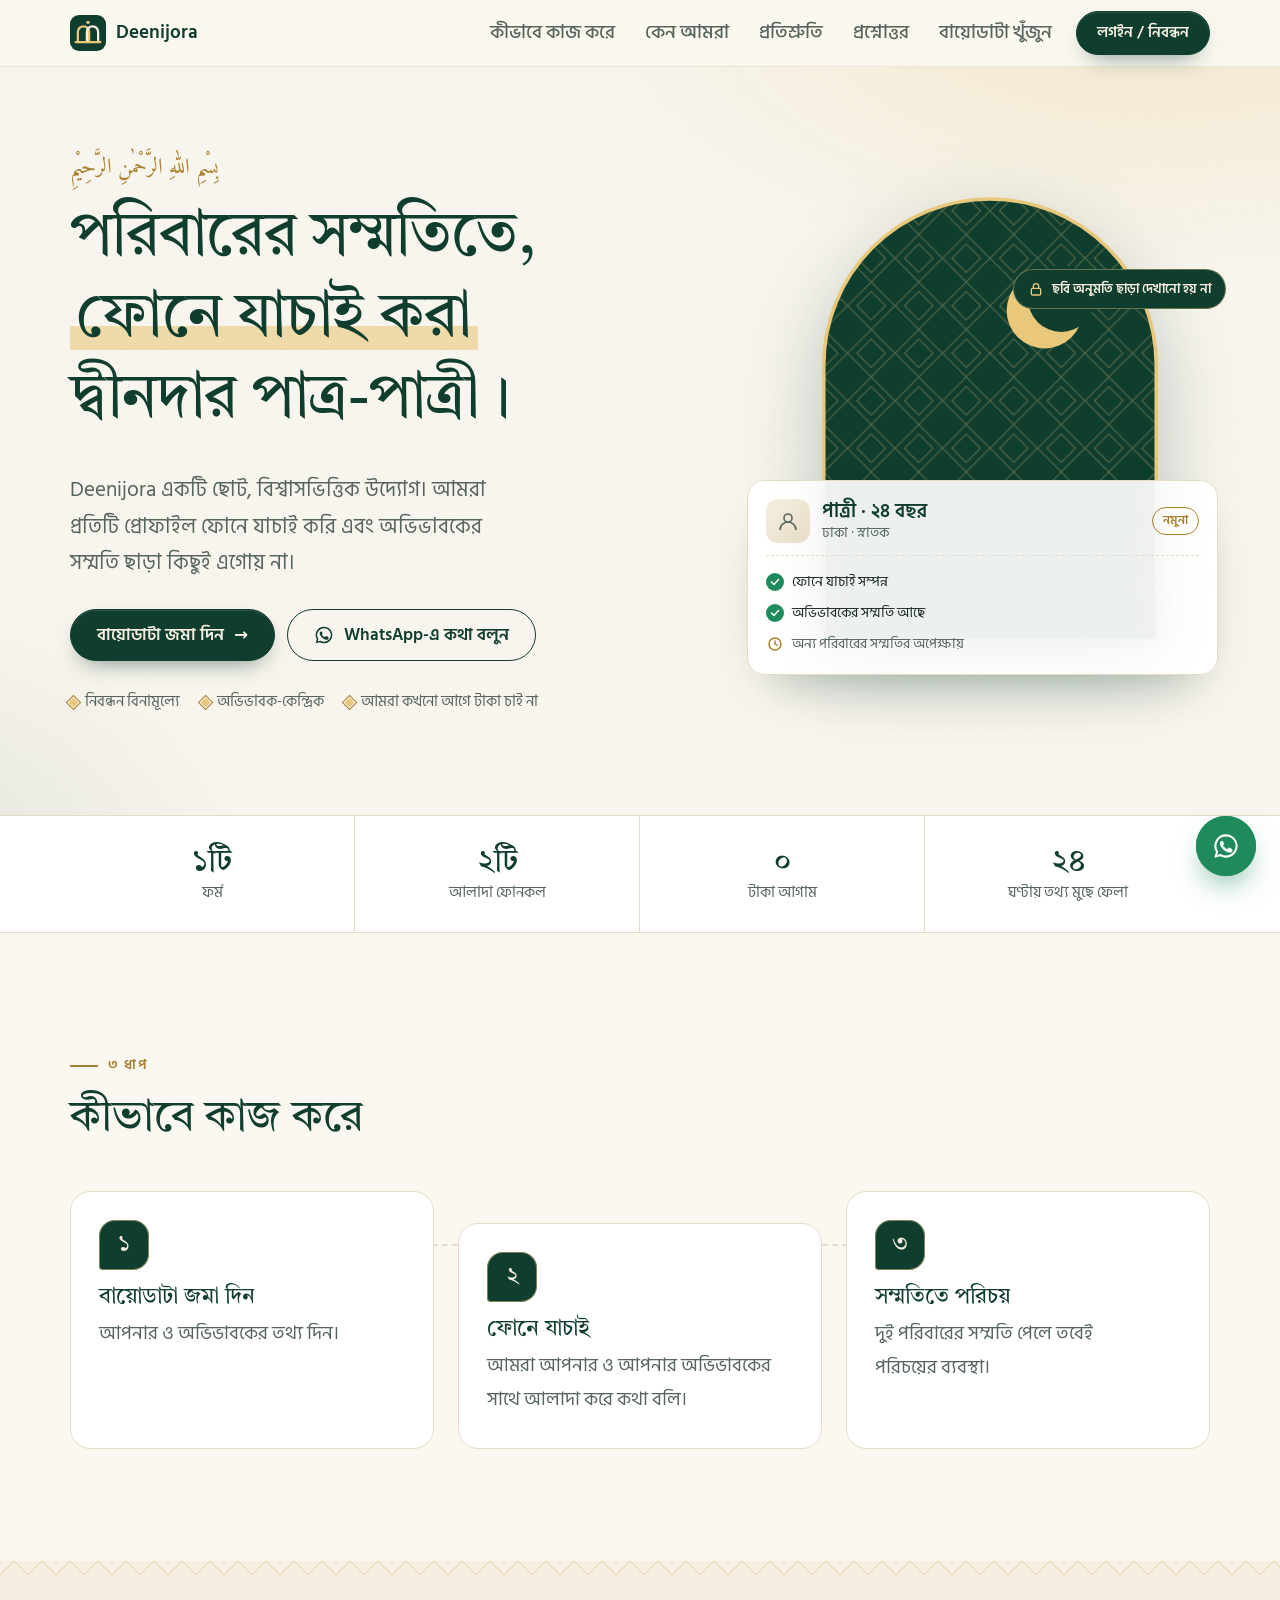
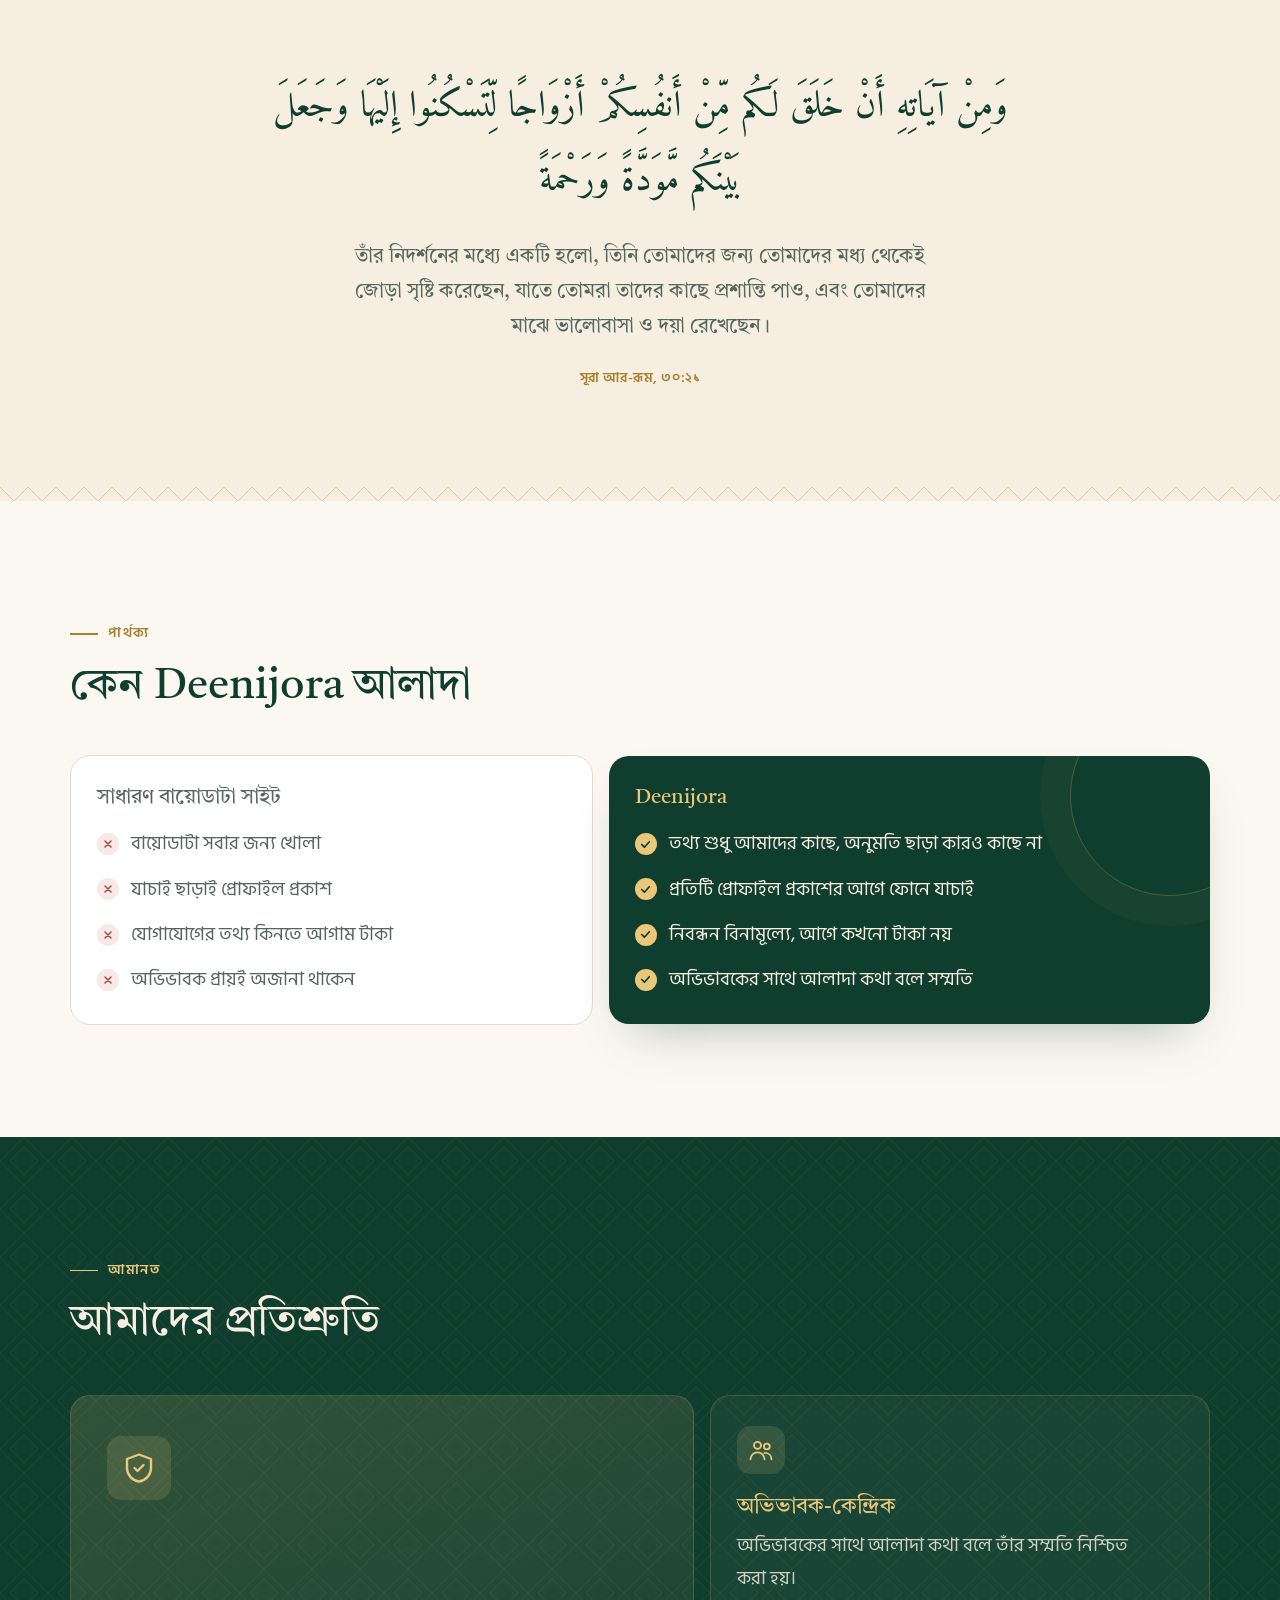
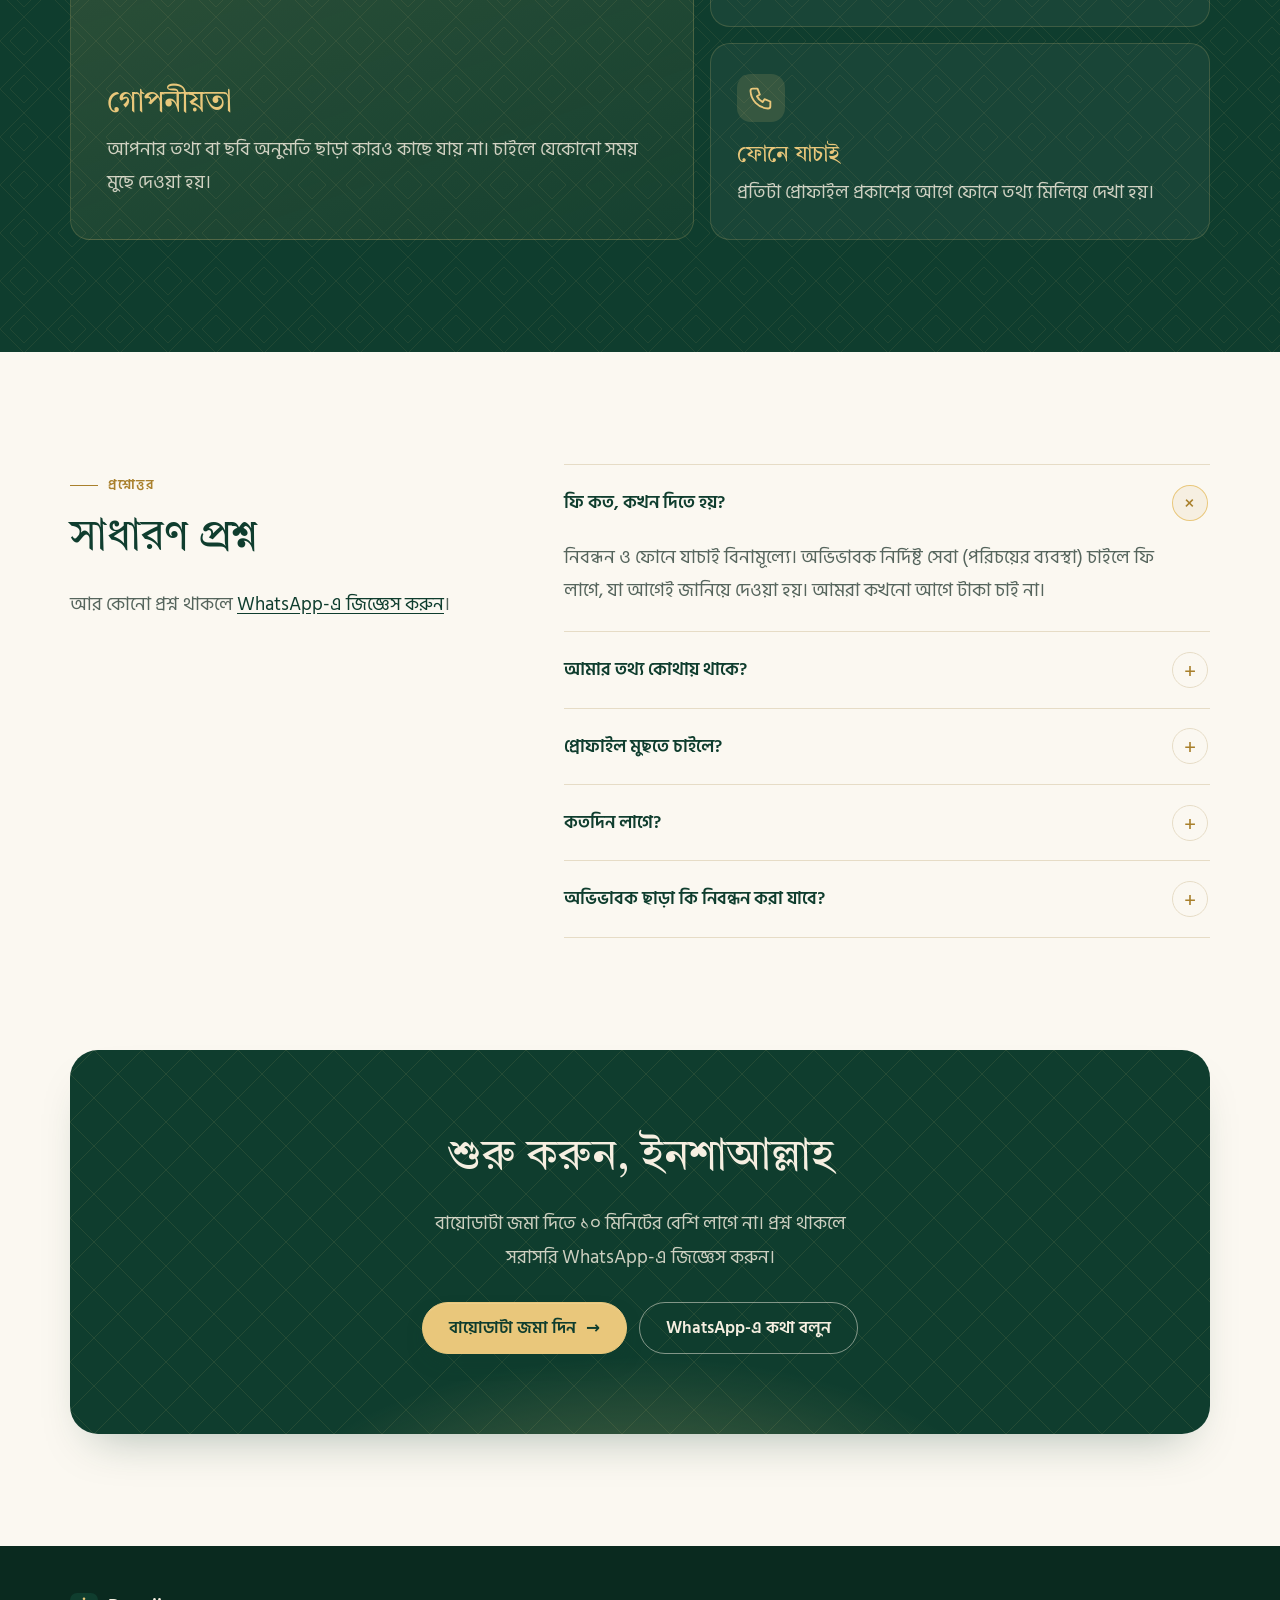
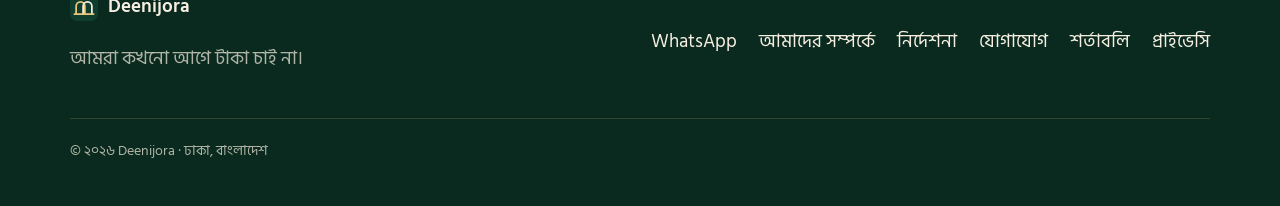
<file: index.html>
<!doctype html>
<html lang="bn">
<head>
  <meta charset="utf-8">
  <meta name="viewport" content="width=device-width, initial-scale=1, viewport-fit=cover">
  <title>Deenijora — দ্বীনদার পাত্র-পাত্রী, পরিবারের সম্মতিতে</title>
  <meta name="description" content="ফোনে যাচাই করা, অভিভাবক-কেন্দ্রিক বিয়ের পরিচয় সেবা। দ্বীনদার পাত্র পাত্রী খুঁজুন পরিবারের সম্মতিতে — Dhaka biyer website.">
  <meta name="keywords" content="দ্বীনদার পাত্র পাত্রী, ইসলামিক বিয়ে, পাত্র পাত্রী ঢাকা, dhakar biyer website, islamic marriage bangladesh, deenijora">
  <link rel="canonical" href="https://deenijora.com/">
  <meta name="theme-color" content="#0f3d2e">
  <meta name="color-scheme" content="light dark">

  <meta property="og:type" content="website">
  <meta property="og:site_name" content="Deenijora">
  <meta property="og:url" content="https://deenijora.com/">
  <meta property="og:title" content="Deenijora — দ্বীনদার পাত্র-পাত্রী, পরিবারের সম্মতিতে">
  <meta property="og:description" content="ফোনে যাচাই করা, অভিভাবক-কেন্দ্রিক বিয়ের পরিচয় সেবা।">
  <meta property="og:image" content="https://deenijora.com/images/og.png">
  <meta property="og:image:width" content="1200">
  <meta property="og:image:height" content="630">
  <meta property="og:locale" content="bn_BD">
  <meta name="twitter:card" content="summary_large_image">

  <link rel="icon" href="images/logo.svg" type="image/svg+xml">
  <link rel="apple-touch-icon" href="images/apple-touch-icon.png">
  <link rel="preconnect" href="https://fonts.googleapis.com">
  <link rel="preconnect" href="https://fonts.gstatic.com" crossorigin>
  <link rel="stylesheet" href="https://fonts.googleapis.com/css2?family=Hind+Siliguri:wght@400;500;600&family=Tiro+Bangla&family=Amiri&display=swap">
  <link rel="stylesheet" href="css/style.css">

  <script type="application/ld+json">
  {"@context":"https://schema.org","@graph":[
    {"@type":"Organization","name":"Deenijora","url":"https://deenijora.com/","logo":"https://deenijora.com/images/logo.svg","areaServed":"BD"},
    {"@type":"FAQPage","mainEntity":[
      {"@type":"Question","name":"ফি কত, কখন দিতে হয়?","acceptedAnswer":{"@type":"Answer","text":"নিবন্ধন ও ফোনে যাচাই বিনামূল্যে। অভিভাবক নির্দিষ্ট সেবা (পরিচয়ের ব্যবস্থা) চাইলে ফি লাগে, যা আগেই জানিয়ে দেওয়া হয়।"}},
      {"@type":"Question","name":"আমার তথ্য কোথায় থাকে?","acceptedAnswer":{"@type":"Answer","text":"শুধু আমাদের নিরাপদ রেকর্ডে। কারও সাথে শেয়ার করা হয় না, বিক্রি করা হয় না।"}},
      {"@type":"Question","name":"প্রোফাইল মুছতে চাইলে?","acceptedAnswer":{"@type":"Answer","text":"WhatsApp-এ জানালে ২৪ ঘণ্টার মধ্যে মুছে ফেলা হয়।"}}
    ]}
  ]}
  </script>
</head>
<body>
  <a class="skip" href="#main">মূল অংশে যান</a>

  <header class="site-header">
    <div class="wrap header-row">
      <a class="brand" href="#top" aria-label="Deenijora হোম">
        <img src="images/logo.svg" alt="" width="36" height="36">
        <span>Deenijora</span>
      </a>
      <nav aria-label="প্রধান মেনু" class="nav">
        <a href="#how">কীভাবে কাজ করে</a>
        <a href="#why">কেন আমরা</a>
        <a href="#promise">প্রতিশ্রুতি</a>
        <a href="#faq">প্রশ্নোত্তর</a>
        <a href="app.html#/search">বায়োডাটা খুঁজুন</a>
      </nav>
      
      <a class="btn btn-sm" href="app.html#/edit" data-track="form-header">লগইন / নিবন্ধন</a>
    </div>
  </header>

  <main id="main">
    <!-- HERO -->
    <section class="hero" id="top">
      <div class="wrap hero-grid">
        <div class="hero-copy">
          <p class="eyebrow" lang="ar">بِسْمِ اللّٰهِ الرَّحْمٰنِ الرَّحِيْمِ</p>
          <h1>পরিবারের সম্মতিতে, <em>ফোনে যাচাই করা</em> দ্বীনদার পাত্র-পাত্রী।</h1>
          <p class="lead">Deenijora একটি ছোট, বিশ্বাসভিত্তিক উদ্যোগ। আমরা প্রতিটি প্রোফাইল ফোনে যাচাই করি এবং অভিভাবকের সম্মতি ছাড়া কিছুই এগোয় না।</p>
          <div class="cta-row">
            <a class="btn" href="app.html#/edit" data-track="form-hero">বায়োডাটা জমা দিন <span aria-hidden="true">→</span></a>
            <!-- REPLACE: WhatsApp number, 8801XXXXXXXXX format (search 8801XXXXXXXXX) -->
            <a class="btn btn-ghost" href="https://wa.me/8801XXXXXXXXX" target="_blank" rel="noopener" data-track="wa-hero">
              <svg class="wa-ico" viewBox="0 0 24 24" width="20" height="20" aria-hidden="true"><use href="#i-wa"/></svg>
              WhatsApp-এ কথা বলুন
            </a>
          </div>
          <ul class="trust" aria-label="মূল বৈশিষ্ট্য">
            <li>নিবন্ধন বিনামূল্যে</li>
            <li>অভিভাবক-কেন্দ্রিক</li>
            <li>আমরা কখনো আগে টাকা চাই না</li>
          </ul>
        </div>

        <div class="hero-visual" aria-hidden="true">
          <svg class="arch" viewBox="0 0 320 380">
            <defs>
              <pattern id="g" width="40" height="40" patternUnits="userSpaceOnUse">
                <path d="M20 0 40 20 20 40 0 20Z M20 8 32 20 20 32 8 20Z" fill="none" stroke="#e9c77b" stroke-opacity=".3"/>
              </pattern>
              <clipPath id="archclip"><path d="M20 380V150a140 140 0 0 1 280 0v230Z"/></clipPath>
            </defs>
            <g clip-path="url(#archclip)">
              <rect width="320" height="380" fill="#0f3d2e"/>
              <rect width="320" height="380" fill="url(#g)"/>
              <circle cx="206" cy="104" r="32" fill="#e9c77b"/>
              <circle cx="220" cy="94" r="28" fill="#0f3d2e"/>
            </g>
            <path d="M20 380V150a140 140 0 0 1 280 0v230" fill="none" stroke="#e9c77b" stroke-width="3"/>
          </svg>

          <!-- Sample profile card: illustrative only, no real person -->
          <div class="profile-card">
            <div class="pc-head">
              <span class="avatar"><svg viewBox="0 0 24 24"><circle cx="12" cy="9" r="4"/><path d="M4 21c0-4.4 3.6-8 8-8s8 3.6 8 8"/></svg></span>
              <div>
                <p class="pc-title">পাত্রী · ২৪ বছর</p>
                <p class="pc-sub">ঢাকা · স্নাতক</p>
              </div>
              <span class="pc-tag">নমুনা</span>
            </div>
            <ul class="pc-checks">
              <li><svg viewBox="0 0 24 24"><path d="M5 12l5 5 9-10"/></svg>ফোনে যাচাই সম্পন্ন</li>
              <li><svg viewBox="0 0 24 24"><path d="M5 12l5 5 9-10"/></svg>অভিভাবকের সম্মতি আছে</li>
              <li class="pending"><svg viewBox="0 0 24 24"><circle cx="12" cy="12" r="8"/><path d="M12 8v4l3 2"/></svg>অন্য পরিবারের সম্মতির অপেক্ষায়</li>
            </ul>
          </div>
          <div class="chip chip-lock"><svg viewBox="0 0 24 24"><rect x="5" y="11" width="14" height="10" rx="2"/><path d="M8 11V8a4 4 0 0 1 8 0v3"/></svg>ছবি অনুমতি ছাড়া দেখানো হয় না</div>
        </div>
      </div>
    </section>

    <!-- FACT STRIP (no fake numbers) -->
    <section class="facts" aria-label="সংক্ষেপে">
      <div class="wrap facts-row">
        <p><strong>১টি</strong> ফর্ম</p>
        <p><strong>২টি</strong> আলাদা ফোনকল</p>
        <p><strong>০</strong> টাকা আগাম</p>
        <p><strong>২৪</strong> ঘণ্টায় তথ্য মুছে ফেলা</p>
      </div>
    </section>

    <!-- HOW -->
    <section class="section" id="how" aria-labelledby="how-h">
      <div class="wrap">
        <div class="section-head reveal">
          <p class="kicker">৩ ধাপ</p>
          <h2 id="how-h">কীভাবে কাজ করে</h2>
        </div>
        <ol class="steps">
          <li class="reveal">
            <span class="num">১</span>
            <h3>বায়োডাটা জমা দিন</h3>
            <p>আপনার ও অভিভাবকের তথ্য দিন।</p>
          </li>
          <li class="reveal">
            <span class="num">২</span>
            <h3>ফোনে যাচাই</h3>
            <p>আমরা আপনার ও আপনার অভিভাবকের সাথে আলাদা করে কথা বলি।</p>
          </li>
          <li class="reveal">
            <span class="num">৩</span>
            <h3>সম্মতিতে পরিচয়</h3>
            <p>দুই পরিবারের সম্মতি পেলে তবেই পরিচয়ের ব্যবস্থা।</p>
          </li>
        </ol>
      </div>
    </section>

    <!-- AYAH -->
    <section class="ayah" aria-label="কুরআনের আয়াত">
      <figure class="wrap narrow reveal">
        <blockquote>
          <p class="ar" lang="ar">وَمِنْ آيَاتِهِ أَنْ خَلَقَ لَكُم مِّنْ أَنفُسِكُمْ أَزْوَاجًا لِّتَسْكُنُوا إِلَيْهَا وَجَعَلَ بَيْنَكُم مَّوَدَّةً وَرَحْمَةً</p>
          <p class="bn">তাঁর নিদর্শনের মধ্যে একটি হলো, তিনি তোমাদের জন্য তোমাদের মধ্য থেকেই জোড়া সৃষ্টি করেছেন, যাতে তোমরা তাদের কাছে প্রশান্তি পাও, এবং তোমাদের মাঝে ভালোবাসা ও দয়া রেখেছেন।</p>
        </blockquote>
        <figcaption>সূরা আর-রূম, ৩০:২১</figcaption>
      </figure>
    </section>

    <!-- WHY: comparison -->
    <section class="section" id="why" aria-labelledby="why-h">
      <div class="wrap">
        <div class="section-head reveal">
          <p class="kicker">পার্থক্য</p>
          <h2 id="why-h">কেন Deenijora আলাদা</h2>
        </div>
        <div class="compare reveal">
          <div class="col col-them">
            <h3>সাধারণ বায়োডাটা সাইট</h3>
            <ul>
              <li>বায়োডাটা সবার জন্য খোলা</li>
              <li>যাচাই ছাড়াই প্রোফাইল প্রকাশ</li>
              <li>যোগাযোগের তথ্য কিনতে আগাম টাকা</li>
              <li>অভিভাবক প্রায়ই অজানা থাকেন</li>
            </ul>
          </div>
          <div class="col col-us">
            <h3>Deenijora</h3>
            <ul>
              <li>তথ্য শুধু আমাদের কাছে, অনুমতি ছাড়া কারও কাছে না</li>
              <li>প্রতিটি প্রোফাইল প্রকাশের আগে ফোনে যাচাই</li>
              <li>নিবন্ধন বিনামূল্যে, আগে কখনো টাকা নয়</li>
              <li>অভিভাবকের সাথে আলাদা কথা বলে সম্মতি</li>
            </ul>
          </div>
        </div>
      </div>
    </section>

    <!-- PROMISE -->
    <section class="section section-dark" id="promise" aria-labelledby="promise-h">
      <div class="wrap">
        <div class="section-head reveal">
          <p class="kicker">আমানত</p>
          <h2 id="promise-h">আমাদের প্রতিশ্রুতি</h2>
        </div>
        <div class="cards">
          <article class="card reveal">
            <svg viewBox="0 0 24 24" aria-hidden="true"><path d="M12 3 4 6v6c0 4.4 3.4 8.3 8 9 4.6-.7 8-4.6 8-9V6l-8-3Z"/><path d="M9 12l2 2 4-4"/></svg>
            <h3>গোপনীয়তা</h3>
            <p>আপনার তথ্য বা ছবি অনুমতি ছাড়া কারও কাছে যায় না। চাইলে যেকোনো সময় মুছে দেওয়া হয়।</p>
          </article>
          <article class="card reveal">
            <svg viewBox="0 0 24 24" aria-hidden="true"><circle cx="9" cy="8" r="3"/><circle cx="17" cy="9" r="2.5"/><path d="M3 20c0-3.3 2.7-6 6-6s6 2.7 6 6M15 14.5c3 0 6 1.8 6 5.5"/></svg>
            <h3>অভিভাবক-কেন্দ্রিক</h3>
            <p>অভিভাবকের সাথে আলাদা কথা বলে তাঁর সম্মতি নিশ্চিত করা হয়।</p>
          </article>
          <article class="card reveal">
            <svg viewBox="0 0 24 24" aria-hidden="true"><path d="M5 4h4l2 5-2.5 1.5a11 11 0 0 0 5 5L15 13l5 2v4a2 2 0 0 1-2 2A16 16 0 0 1 3 6a2 2 0 0 1 2-2Z"/></svg>
            <h3>ফোনে যাচাই</h3>
            <p>প্রতিটা প্রোফাইল প্রকাশের আগে ফোনে তথ্য মিলিয়ে দেখা হয়।</p>
          </article>
        </div>
      </div>
    </section>

    <!-- FAQ -->
    <section class="section" id="faq" aria-labelledby="faq-h">
      <div class="wrap faq-grid">
        <div class="section-head reveal">
          <p class="kicker">প্রশ্নোত্তর</p>
          <h2 id="faq-h">সাধারণ প্রশ্ন</h2>
          <p class="muted">আর কোনো প্রশ্ন থাকলে <a href="https://wa.me/8801XXXXXXXXX" target="_blank" rel="noopener" data-track="wa-faq">WhatsApp-এ জিজ্ঞেস করুন</a>।</p>
        </div>
        <div class="faq reveal">
          <details name="faq" open>
            <summary>ফি কত, কখন দিতে হয়?</summary>
            <p>নিবন্ধন ও ফোনে যাচাই বিনামূল্যে। অভিভাবক নির্দিষ্ট সেবা (পরিচয়ের ব্যবস্থা) চাইলে ফি লাগে, যা আগেই জানিয়ে দেওয়া হয়। আমরা কখনো আগে টাকা চাই না।</p>
          </details>
          <details name="faq">
            <summary>আমার তথ্য কোথায় থাকে?</summary>
            <p>শুধু আমাদের নিরাপদ রেকর্ডে। কারও সাথে শেয়ার করা হয় না, বিক্রি করা হয় না।</p>
          </details>
          <details name="faq">
            <summary>প্রোফাইল মুছতে চাইলে?</summary>
            <p>WhatsApp-এ জানালে ২৪ ঘণ্টার মধ্যে মুছে ফেলা হয়।</p>
          </details>
          <details name="faq">
            <summary>কতদিন লাগে?</summary>
            <p>ফর্ম পাওয়ার পর আমরা ফোনে যোগাযোগ করি। উপযুক্ত প্রস্তাব আল্লাহর ইচ্ছা ও দুই পরিবারের সম্মতির উপর নির্ভর করে, তাই নির্দিষ্ট সময়ের প্রতিশ্রুতি আমরা দিই না।</p>
          </details>
          <details name="faq">
            <summary>অভিভাবক ছাড়া কি নিবন্ধন করা যাবে?</summary>
            <p>না। অভিভাবকের সাথে কথা বলে সম্মতি নেওয়া আমাদের প্রক্রিয়ার মূল অংশ, তাই ফর্মে অভিভাবকের তথ্য দিতে হয়।</p>
          </details>
        </div>
      </div>
    </section>

    <!-- FINAL CTA -->
    <section class="final" aria-labelledby="start-h">
      <div class="wrap">
        <div class="final-card reveal">
          <h2 id="start-h">শুরু করুন, ইনশাআল্লাহ</h2>
          <p>বায়োডাটা জমা দিতে ১০ মিনিটের বেশি লাগে না। প্রশ্ন থাকলে সরাসরি WhatsApp-এ জিজ্ঞেস করুন।</p>
          <div class="cta-row center">
            <a class="btn btn-gold" href="app.html#/edit" data-track="form-footer">বায়োডাটা জমা দিন <span aria-hidden="true">→</span></a>
            <a class="btn btn-ghost-light" href="https://wa.me/8801XXXXXXXXX" target="_blank" rel="noopener" data-track="wa-footer">WhatsApp-এ কথা বলুন</a>
          </div>
        </div>
      </div>
    </section>
  </main>

  <footer class="site-footer">
    <div class="wrap footer-row">
      <div>
        <a class="brand" href="#top"><img src="images/logo.svg" alt="" width="28" height="28"><span>Deenijora</span></a>
        <p class="muted">আমরা কখনো আগে টাকা চাই না।</p>
      </div>
      <nav aria-label="ফুটার লিংক" class="footer-links">
        <a href="https://wa.me/8801XXXXXXXXX" target="_blank" rel="noopener">WhatsApp</a>
        <a href="about.html">আমাদের সম্পর্কে</a>
        <a href="guide.html">নির্দেশনা</a>
        <a href="contact.html">যোগাযোগ</a>
        <a href="terms.html">শর্তাবলি</a>
        <a href="privacy.html">প্রাইভেসি</a>
      </nav>
    </div>
    <p class="wrap muted small">© ২০২৬ Deenijora · ঢাকা, বাংলাদেশ</p>
  </footer>

  <!-- Mobile sticky action bar -->
  <div class="mobile-bar">
    <a class="btn" href="app.html#/edit" data-track="form-sticky">বায়োডাটা জমা দিন</a>
    <a class="btn btn-wa" href="https://wa.me/8801XXXXXXXXX" target="_blank" rel="noopener" data-track="wa-sticky" aria-label="WhatsApp-এ কথা বলুন">
      <svg viewBox="0 0 24 24" width="24" height="24" aria-hidden="true"><use href="#i-wa"/></svg>
    </a>
  </div>
  <!-- Desktop floating WhatsApp -->
  <a class="wa-float" href="https://wa.me/8801XXXXXXXXX" target="_blank" rel="noopener" data-track="wa-float" aria-label="WhatsApp-এ কথা বলুন">
    <svg viewBox="0 0 24 24" width="28" height="28" aria-hidden="true"><use href="#i-wa"/></svg>
  </a>

  <svg width="0" height="0" style="position:absolute" aria-hidden="true">
    <symbol id="i-wa" viewBox="0 0 24 24"><path fill="currentColor" d="M12 2a10 10 0 0 0-8.6 15.1L2 22l5-1.3A10 10 0 1 0 12 2Zm0 18.2a8.2 8.2 0 0 1-4.2-1.2l-.3-.2-3 .8.8-2.9-.2-.3A8.2 8.2 0 1 1 12 20.2Zm4.5-6.1c-.2-.1-1.5-.7-1.7-.8-.2-.1-.4-.1-.6.1l-.8 1c-.1.2-.3.2-.5.1a6.7 6.7 0 0 1-3.3-2.9c-.2-.4.2-.4.7-1.3.1-.2 0-.3 0-.4l-.8-1.8c-.2-.5-.4-.4-.6-.4h-.5a1 1 0 0 0-.7.3 3 3 0 0 0-.9 2.2 5.2 5.2 0 0 0 1.1 2.8 11.9 11.9 0 0 0 4.6 4c1.7.7 2.4.8 3.2.7.5-.1 1.5-.6 1.7-1.2.2-.6.2-1.1.2-1.2-.1-.1-.3-.2-.5-.3Z"/></symbol>
  </svg>

  <script>
    // Scroll reveal; content stays visible if JS or IntersectionObserver is missing.
    if ('IntersectionObserver' in window && !matchMedia('(prefers-reduced-motion: reduce)').matches) {
      document.documentElement.classList.add('js-reveal');
      const io = new IntersectionObserver((entries) => {
        entries.forEach((e) => { if (e.isIntersecting) { e.target.classList.add('in'); io.unobserve(e.target); } });
      }, { rootMargin: '0px 0px -10% 0px' });
      document.querySelectorAll('.reveal').forEach((el) => io.observe(el));
    }
  </script>
</body>
</html>
</file>
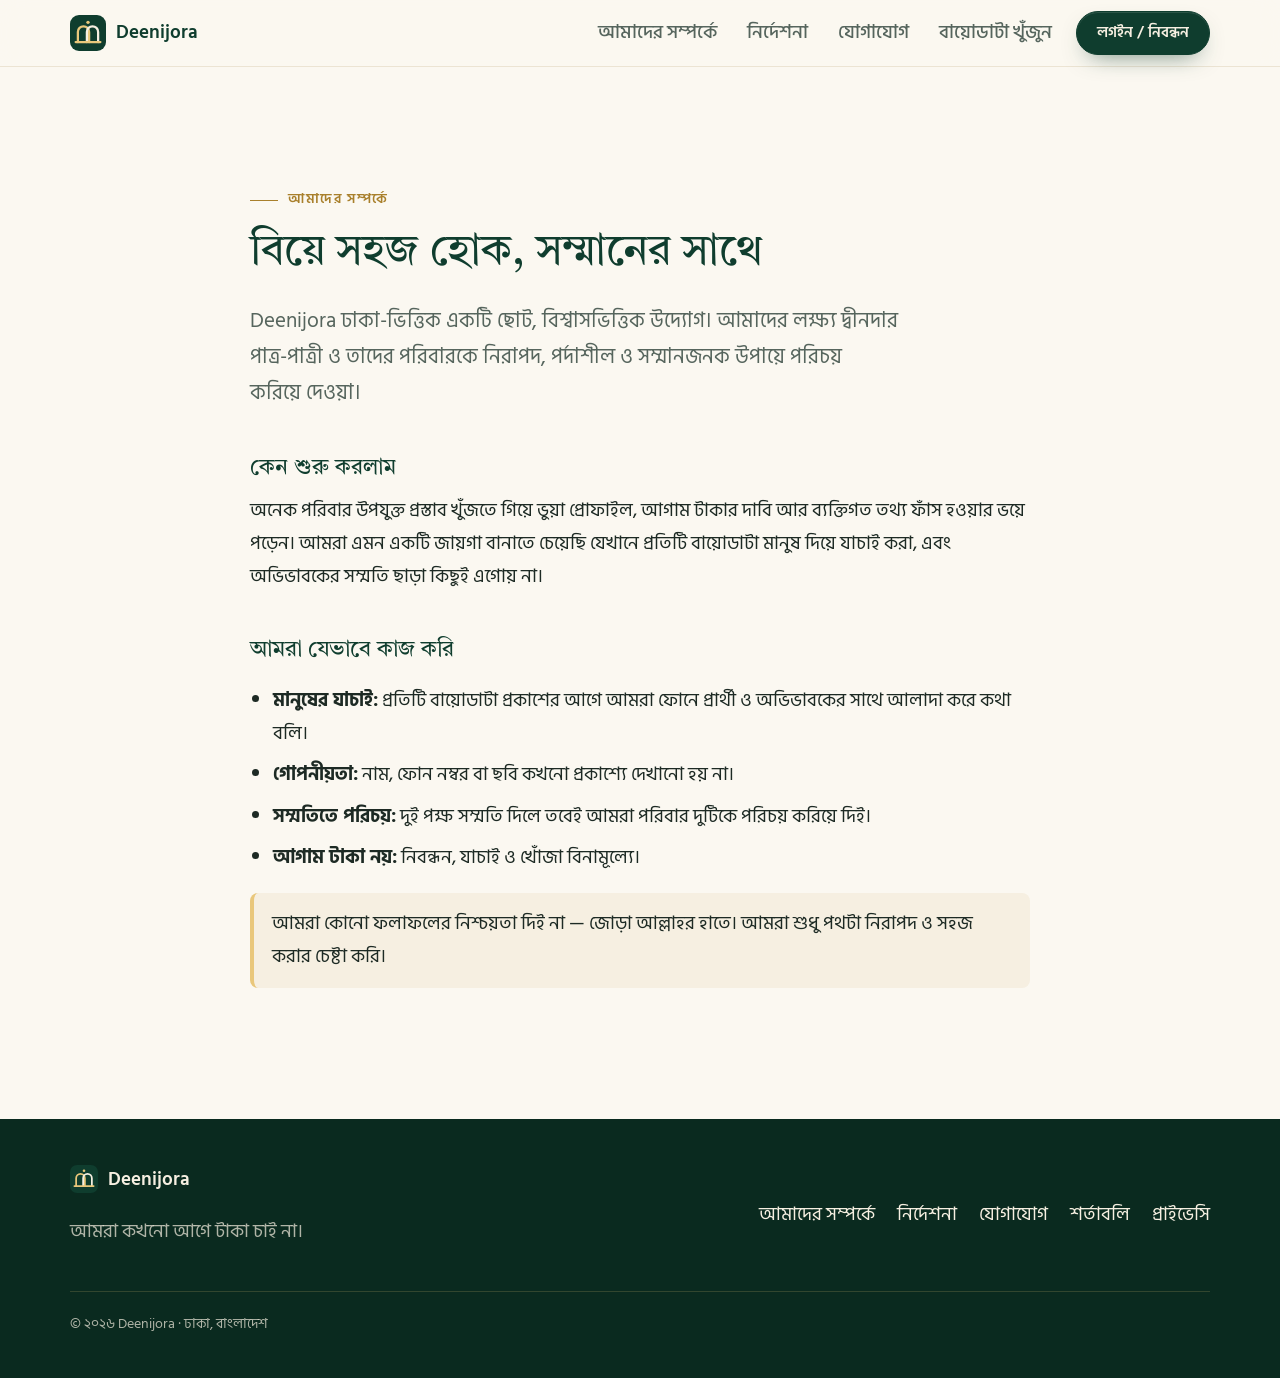
<file: about.html>
<!doctype html>
<html lang="bn">
<head>
  <meta charset="utf-8">
  <meta name="viewport" content="width=device-width, initial-scale=1">
  <title>আমাদের সম্পর্কে — Deenijora</title>
  <meta name="description" content="Deenijora কারা, কেন শুরু করেছে এবং কীভাবে কাজ করে।">
  <meta name="theme-color" content="#0f3d2e">
  <meta name="color-scheme" content="light dark">
  <link rel="canonical" href="https://deenijora.com/about.html">
  <link rel="icon" href="images/logo.svg" type="image/svg+xml">
  <link rel="preconnect" href="https://fonts.googleapis.com">
  <link rel="preconnect" href="https://fonts.gstatic.com" crossorigin>
  <link rel="stylesheet" href="https://fonts.googleapis.com/css2?family=Hind+Siliguri:wght@400;500;600&family=Tiro+Bangla&display=swap">
  <link rel="stylesheet" href="css/style.css">
</head>
<body>
  <header class="site-header">
    <div class="wrap header-row">
      <a class="brand" href="index.html"><img src="images/logo.svg" alt="" width="36" height="36"><span>Deenijora</span></a>
      <nav aria-label="প্রধান মেনু" class="nav">
        <a href="about.html">আমাদের সম্পর্কে</a>
        <a href="guide.html">নির্দেশনা</a>
        <a href="contact.html">যোগাযোগ</a>
        <a href="app.html#/search">বায়োডাটা খুঁজুন</a>
      </nav>
      <a class="btn btn-sm" href="app.html#/edit">লগইন / নিবন্ধন</a>
    </div>
  </header>
  <main class="doc">
    <article class="wrap narrow">
      <p class="kicker">আমাদের সম্পর্কে</p>
      <h1>বিয়ে সহজ হোক, সম্মানের সাথে</h1>
      <p class="lead">Deenijora ঢাকা-ভিত্তিক একটি ছোট, বিশ্বাসভিত্তিক উদ্যোগ। আমাদের লক্ষ্য দ্বীনদার পাত্র-পাত্রী ও তাদের পরিবারকে নিরাপদ, পর্দাশীল ও সম্মানজনক উপায়ে পরিচয় করিয়ে দেওয়া।</p>
      <h2>কেন শুরু করলাম</h2>
      <p>অনেক পরিবার উপযুক্ত প্রস্তাব খুঁজতে গিয়ে ভুয়া প্রোফাইল, আগাম টাকার দাবি আর ব্যক্তিগত তথ্য ফাঁস হওয়ার ভয়ে পড়েন। আমরা এমন একটি জায়গা বানাতে চেয়েছি যেখানে প্রতিটি বায়োডাটা মানুষ দিয়ে যাচাই করা, এবং অভিভাবকের সম্মতি ছাড়া কিছুই এগোয় না।</p>
      <h2>আমরা যেভাবে কাজ করি</h2>
      <ul>
        <li><strong>মানুষের যাচাই:</strong> প্রতিটি বায়োডাটা প্রকাশের আগে আমরা ফোনে প্রার্থী ও অভিভাবকের সাথে আলাদা করে কথা বলি।</li>
        <li><strong>গোপনীয়তা:</strong> নাম, ফোন নম্বর বা ছবি কখনো প্রকাশ্যে দেখানো হয় না।</li>
        <li><strong>সম্মতিতে পরিচয়:</strong> দুই পক্ষ সম্মতি দিলে তবেই আমরা পরিবার দুটিকে পরিচয় করিয়ে দিই।</li>
        <li><strong>আগাম টাকা নয়:</strong> নিবন্ধন, যাচাই ও খোঁজা বিনামূল্যে।</li>
      </ul>
      <p class="note">আমরা কোনো ফলাফলের নিশ্চয়তা দিই না — জোড়া আল্লাহর হাতে। আমরা শুধু পথটা নিরাপদ ও সহজ করার চেষ্টা করি।</p>
    </article>
  </main>
  <footer class="site-footer">
    <div class="wrap footer-row">
      <div>
        <a class="brand" href="index.html"><img src="images/logo.svg" alt="" width="28" height="28"><span>Deenijora</span></a>
        <p class="muted">আমরা কখনো আগে টাকা চাই না।</p>
      </div>
      <nav aria-label="ফুটার লিংক" class="footer-links">
        <a href="about.html">আমাদের সম্পর্কে</a>
        <a href="guide.html">নির্দেশনা</a>
        <a href="contact.html">যোগাযোগ</a>
        <a href="terms.html">শর্তাবলি</a>
        <a href="privacy.html">প্রাইভেসি</a>
      </nav>
    </div>
    <p class="wrap muted small">© ২০২৬ Deenijora · ঢাকা, বাংলাদেশ</p>
  </footer>
</body>
</html>
</file>
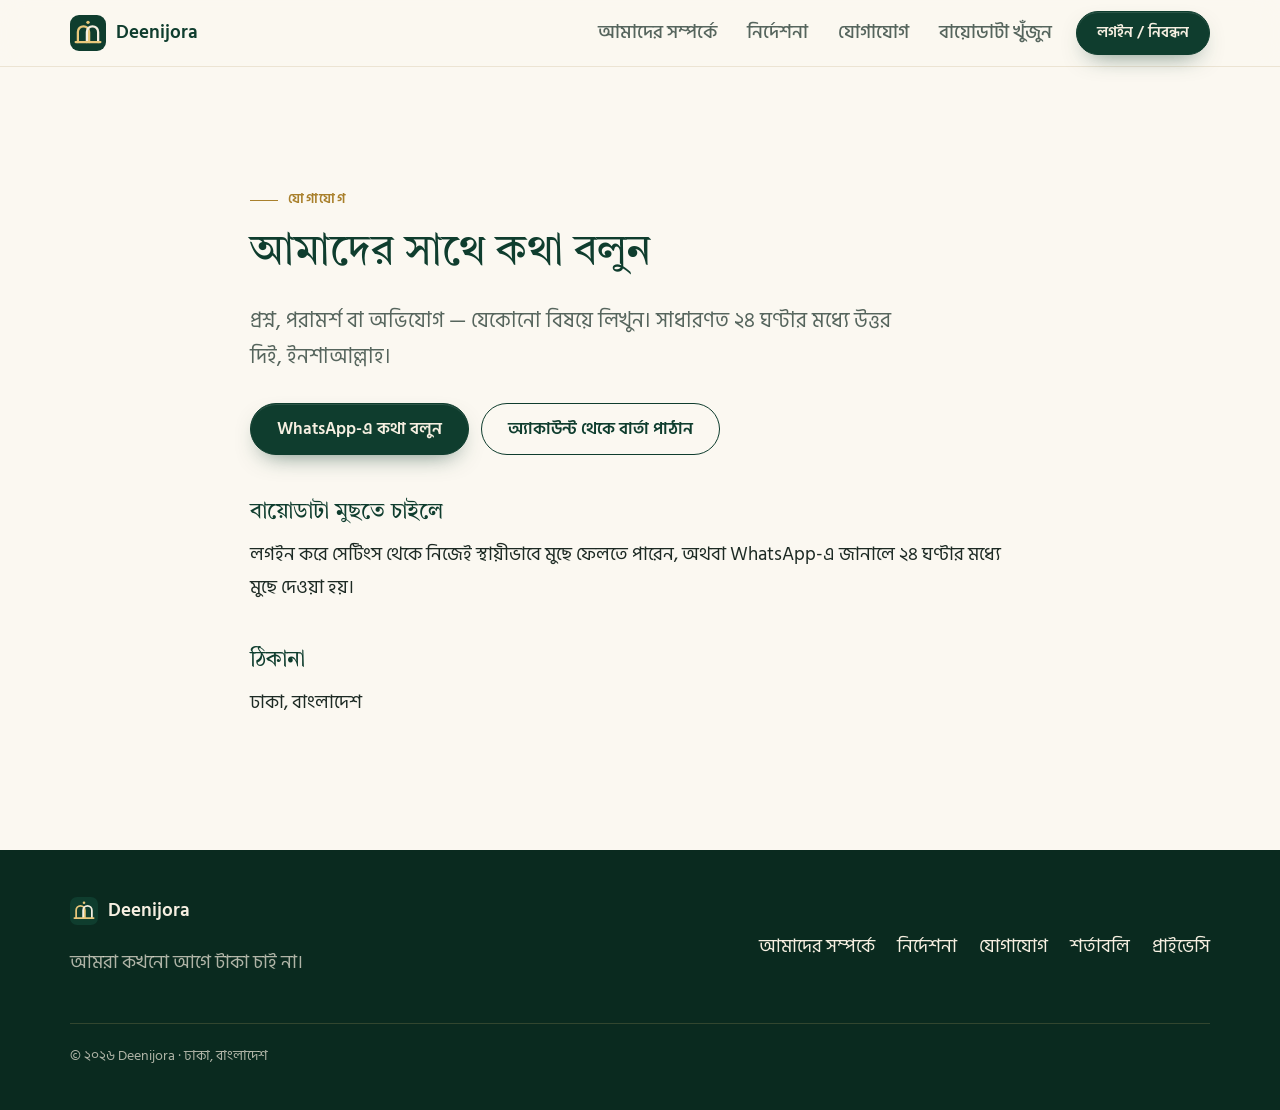
<file: contact.html>
<!doctype html>
<html lang="bn">
<head>
  <meta charset="utf-8">
  <meta name="viewport" content="width=device-width, initial-scale=1">
  <title>যোগাযোগ — Deenijora</title>
  <meta name="description" content="Deenijora-র সাথে WhatsApp বা অ্যাকাউন্টের মাধ্যমে যোগাযোগ করুন।">
  <meta name="theme-color" content="#0f3d2e">
  <meta name="color-scheme" content="light dark">
  <link rel="canonical" href="https://deenijora.com/contact.html">
  <link rel="icon" href="images/logo.svg" type="image/svg+xml">
  <link rel="preconnect" href="https://fonts.googleapis.com">
  <link rel="preconnect" href="https://fonts.gstatic.com" crossorigin>
  <link rel="stylesheet" href="https://fonts.googleapis.com/css2?family=Hind+Siliguri:wght@400;500;600&family=Tiro+Bangla&display=swap">
  <link rel="stylesheet" href="css/style.css">
</head>
<body>
  <header class="site-header">
    <div class="wrap header-row">
      <a class="brand" href="index.html"><img src="images/logo.svg" alt="" width="36" height="36"><span>Deenijora</span></a>
      <nav aria-label="প্রধান মেনু" class="nav">
        <a href="about.html">আমাদের সম্পর্কে</a>
        <a href="guide.html">নির্দেশনা</a>
        <a href="contact.html">যোগাযোগ</a>
        <a href="app.html#/search">বায়োডাটা খুঁজুন</a>
      </nav>
      <a class="btn btn-sm" href="app.html#/edit">লগইন / নিবন্ধন</a>
    </div>
  </header>
  <main class="doc">
    <article class="wrap narrow">
      <p class="kicker">যোগাযোগ</p>
      <h1>আমাদের সাথে কথা বলুন</h1>
      <p class="lead">প্রশ্ন, পরামর্শ বা অভিযোগ — যেকোনো বিষয়ে লিখুন। সাধারণত ২৪ ঘণ্টার মধ্যে উত্তর দিই, ইনশাআল্লাহ।</p>
      <div class="cta-row">
        <a class="btn" href="https://wa.me/8801XXXXXXXXX" target="_blank" rel="noopener">WhatsApp-এ কথা বলুন</a>
        <a class="btn btn-ghost" href="app.html#/support">অ্যাকাউন্ট থেকে বার্তা পাঠান</a>
      </div>
      <h2>বায়োডাটা মুছতে চাইলে</h2>
      <p>লগইন করে সেটিংস থেকে নিজেই স্থায়ীভাবে মুছে ফেলতে পারেন, অথবা WhatsApp-এ জানালে ২৪ ঘণ্টার মধ্যে মুছে দেওয়া হয়।</p>
      <h2>ঠিকানা</h2>
      <p>ঢাকা, বাংলাদেশ</p>
    </article>
  </main>
  <footer class="site-footer">
    <div class="wrap footer-row">
      <div>
        <a class="brand" href="index.html"><img src="images/logo.svg" alt="" width="28" height="28"><span>Deenijora</span></a>
        <p class="muted">আমরা কখনো আগে টাকা চাই না।</p>
      </div>
      <nav aria-label="ফুটার লিংক" class="footer-links">
        <a href="about.html">আমাদের সম্পর্কে</a>
        <a href="guide.html">নির্দেশনা</a>
        <a href="contact.html">যোগাযোগ</a>
        <a href="terms.html">শর্তাবলি</a>
        <a href="privacy.html">প্রাইভেসি</a>
      </nav>
    </div>
    <p class="wrap muted small">© ২০২৬ Deenijora · ঢাকা, বাংলাদেশ</p>
  </footer>
</body>
</html>
</file>
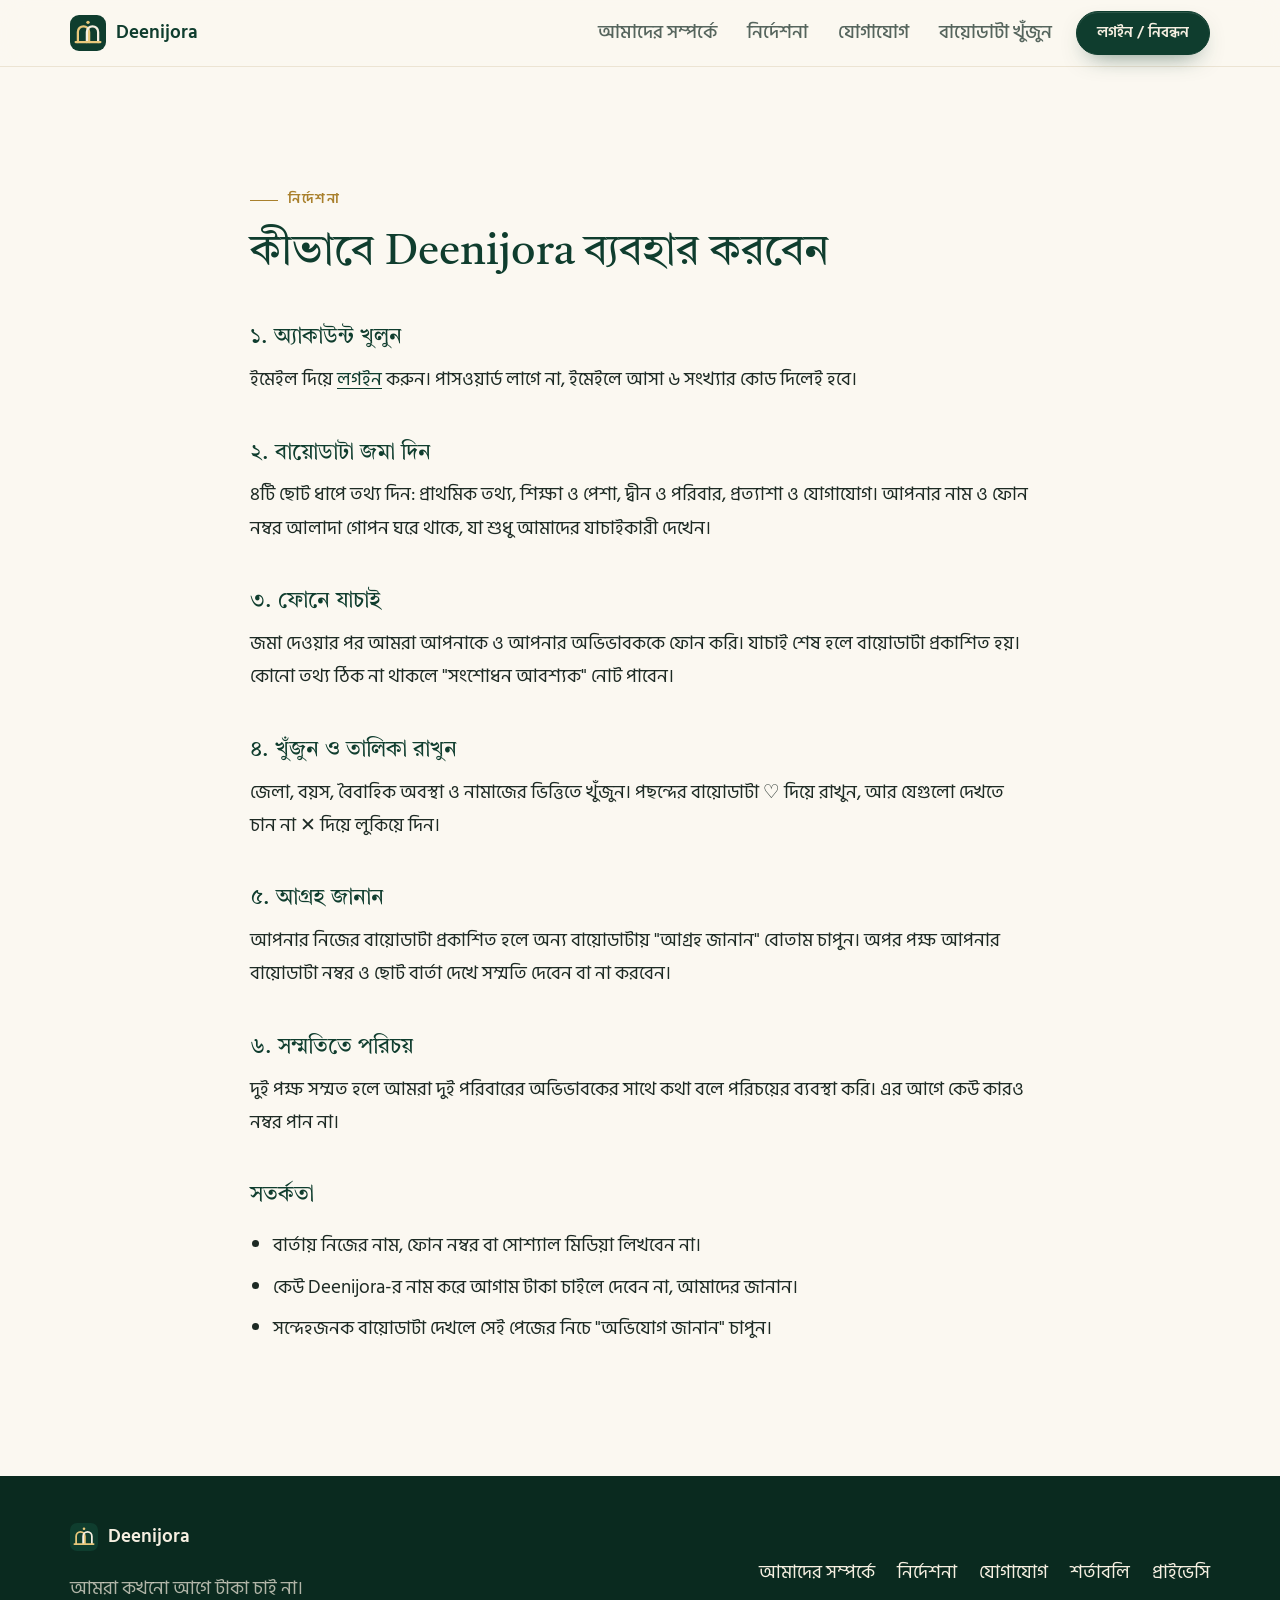
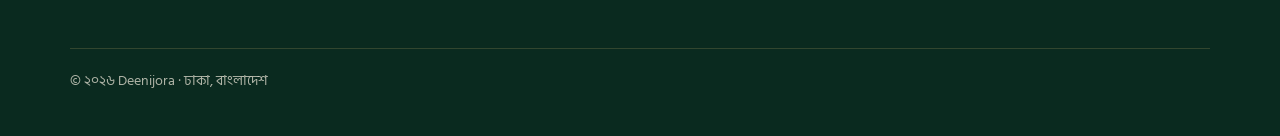
<file: guide.html>
<!doctype html>
<html lang="bn">
<head>
  <meta charset="utf-8">
  <meta name="viewport" content="width=device-width, initial-scale=1">
  <title>নির্দেশনা — Deenijora</title>
  <meta name="description" content="Deenijora-য় বায়োডাটা জমা, খোঁজা ও আগ্রহ জানানোর ধাপে ধাপে নির্দেশনা।">
  <meta name="theme-color" content="#0f3d2e">
  <meta name="color-scheme" content="light dark">
  <link rel="canonical" href="https://deenijora.com/guide.html">
  <link rel="icon" href="images/logo.svg" type="image/svg+xml">
  <link rel="preconnect" href="https://fonts.googleapis.com">
  <link rel="preconnect" href="https://fonts.gstatic.com" crossorigin>
  <link rel="stylesheet" href="https://fonts.googleapis.com/css2?family=Hind+Siliguri:wght@400;500;600&family=Tiro+Bangla&display=swap">
  <link rel="stylesheet" href="css/style.css">
</head>
<body>
  <header class="site-header">
    <div class="wrap header-row">
      <a class="brand" href="index.html"><img src="images/logo.svg" alt="" width="36" height="36"><span>Deenijora</span></a>
      <nav aria-label="প্রধান মেনু" class="nav">
        <a href="about.html">আমাদের সম্পর্কে</a>
        <a href="guide.html">নির্দেশনা</a>
        <a href="contact.html">যোগাযোগ</a>
        <a href="app.html#/search">বায়োডাটা খুঁজুন</a>
      </nav>
      <a class="btn btn-sm" href="app.html#/edit">লগইন / নিবন্ধন</a>
    </div>
  </header>
  <main class="doc">
    <article class="wrap narrow">
      <p class="kicker">নির্দেশনা</p>
      <h1>কীভাবে Deenijora ব্যবহার করবেন</h1>
      <h2>১. অ্যাকাউন্ট খুলুন</h2>
      <p>ইমেইল দিয়ে <a href="app.html#/login">লগইন</a> করুন। পাসওয়ার্ড লাগে না, ইমেইলে আসা ৬ সংখ্যার কোড দিলেই হবে।</p>
      <h2>২. বায়োডাটা জমা দিন</h2>
      <p>৪টি ছোট ধাপে তথ্য দিন: প্রাথমিক তথ্য, শিক্ষা ও পেশা, দ্বীন ও পরিবার, প্রত্যাশা ও যোগাযোগ। আপনার নাম ও ফোন নম্বর আলাদা গোপন ঘরে থাকে, যা শুধু আমাদের যাচাইকারী দেখেন।</p>
      <h2>৩. ফোনে যাচাই</h2>
      <p>জমা দেওয়ার পর আমরা আপনাকে ও আপনার অভিভাবককে ফোন করি। যাচাই শেষ হলে বায়োডাটা প্রকাশিত হয়। কোনো তথ্য ঠিক না থাকলে "সংশোধন আবশ্যক" নোট পাবেন।</p>
      <h2>৪. খুঁজুন ও তালিকা রাখুন</h2>
      <p>জেলা, বয়স, বৈবাহিক অবস্থা ও নামাজের ভিত্তিতে খুঁজুন। পছন্দের বায়োডাটা ♡ দিয়ে রাখুন, আর যেগুলো দেখতে চান না ✕ দিয়ে লুকিয়ে দিন।</p>
      <h2>৫. আগ্রহ জানান</h2>
      <p>আপনার নিজের বায়োডাটা প্রকাশিত হলে অন্য বায়োডাটায় "আগ্রহ জানান" বোতাম চাপুন। অপর পক্ষ আপনার বায়োডাটা নম্বর ও ছোট বার্তা দেখে সম্মতি দেবেন বা না করবেন।</p>
      <h2>৬. সম্মতিতে পরিচয়</h2>
      <p>দুই পক্ষ সম্মত হলে আমরা দুই পরিবারের অভিভাবকের সাথে কথা বলে পরিচয়ের ব্যবস্থা করি। এর আগে কেউ কারও নম্বর পান না।</p>
      <h2>সতর্কতা</h2>
      <ul>
        <li>বার্তায় নিজের নাম, ফোন নম্বর বা সোশ্যাল মিডিয়া লিখবেন না।</li>
        <li>কেউ Deenijora-র নাম করে আগাম টাকা চাইলে দেবেন না, আমাদের জানান।</li>
        <li>সন্দেহজনক বায়োডাটা দেখলে সেই পেজের নিচে "অভিযোগ জানান" চাপুন।</li>
      </ul>
    </article>
  </main>
  <footer class="site-footer">
    <div class="wrap footer-row">
      <div>
        <a class="brand" href="index.html"><img src="images/logo.svg" alt="" width="28" height="28"><span>Deenijora</span></a>
        <p class="muted">আমরা কখনো আগে টাকা চাই না।</p>
      </div>
      <nav aria-label="ফুটার লিংক" class="footer-links">
        <a href="about.html">আমাদের সম্পর্কে</a>
        <a href="guide.html">নির্দেশনা</a>
        <a href="contact.html">যোগাযোগ</a>
        <a href="terms.html">শর্তাবলি</a>
        <a href="privacy.html">প্রাইভেসি</a>
      </nav>
    </div>
    <p class="wrap muted small">© ২০২৬ Deenijora · ঢাকা, বাংলাদেশ</p>
  </footer>
</body>
</html>
</file>
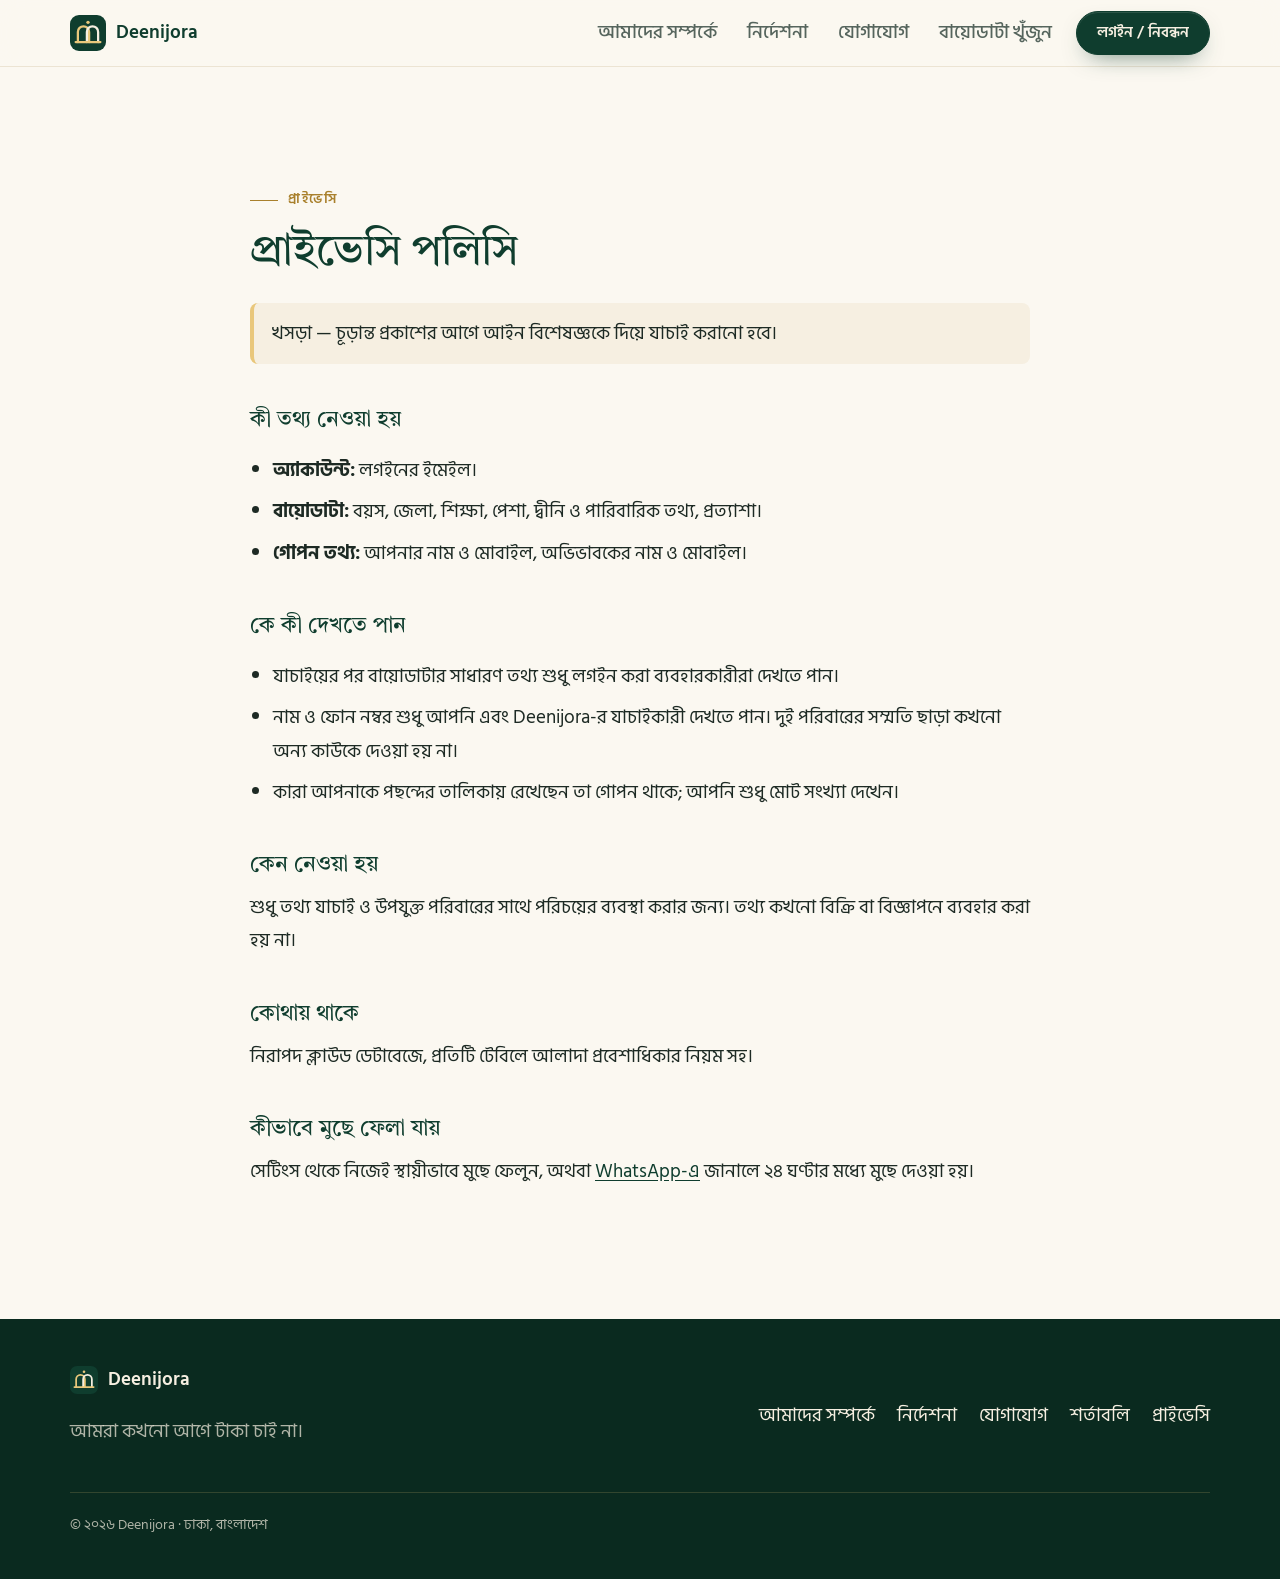
<file: privacy.html>
<!doctype html>
<html lang="bn">
<head>
  <meta charset="utf-8">
  <meta name="viewport" content="width=device-width, initial-scale=1">
  <title>প্রাইভেসি পলিসি — Deenijora</title>
  <meta name="description" content="Deenijora কী তথ্য নেয়, কে দেখতে পায় এবং কীভাবে মুছে ফেলা যায়।">
  <meta name="theme-color" content="#0f3d2e">
  <meta name="color-scheme" content="light dark">
  <link rel="canonical" href="https://deenijora.com/privacy.html">
  <link rel="icon" href="images/logo.svg" type="image/svg+xml">
  <link rel="preconnect" href="https://fonts.googleapis.com">
  <link rel="preconnect" href="https://fonts.gstatic.com" crossorigin>
  <link rel="stylesheet" href="https://fonts.googleapis.com/css2?family=Hind+Siliguri:wght@400;500;600&family=Tiro+Bangla&display=swap">
  <link rel="stylesheet" href="css/style.css">
</head>
<body>
  <header class="site-header">
    <div class="wrap header-row">
      <a class="brand" href="index.html"><img src="images/logo.svg" alt="" width="36" height="36"><span>Deenijora</span></a>
      <nav aria-label="প্রধান মেনু" class="nav">
        <a href="about.html">আমাদের সম্পর্কে</a>
        <a href="guide.html">নির্দেশনা</a>
        <a href="contact.html">যোগাযোগ</a>
        <a href="app.html#/search">বায়োডাটা খুঁজুন</a>
      </nav>
      <a class="btn btn-sm" href="app.html#/edit">লগইন / নিবন্ধন</a>
    </div>
  </header>
  <main class="doc">
    <article class="wrap narrow">
      <p class="kicker">প্রাইভেসি</p>
      <h1>প্রাইভেসি পলিসি</h1>
      <p class="note">খসড়া — চূড়ান্ত প্রকাশের আগে আইন বিশেষজ্ঞকে দিয়ে যাচাই করানো হবে।</p>
      <h2>কী তথ্য নেওয়া হয়</h2>
      <ul>
        <li><strong>অ্যাকাউন্ট:</strong> লগইনের ইমেইল।</li>
        <li><strong>বায়োডাটা:</strong> বয়স, জেলা, শিক্ষা, পেশা, দ্বীনি ও পারিবারিক তথ্য, প্রত্যাশা।</li>
        <li><strong>গোপন তথ্য:</strong> আপনার নাম ও মোবাইল, অভিভাবকের নাম ও মোবাইল।</li>
      </ul>
      <h2>কে কী দেখতে পান</h2>
      <ul>
        <li>যাচাইয়ের পর বায়োডাটার সাধারণ তথ্য শুধু লগইন করা ব্যবহারকারীরা দেখতে পান।</li>
        <li>নাম ও ফোন নম্বর শুধু আপনি এবং Deenijora-র যাচাইকারী দেখতে পান। দুই পরিবারের সম্মতি ছাড়া কখনো অন্য কাউকে দেওয়া হয় না।</li>
        <li>কারা আপনাকে পছন্দের তালিকায় রেখেছেন তা গোপন থাকে; আপনি শুধু মোট সংখ্যা দেখেন।</li>
      </ul>
      <h2>কেন নেওয়া হয়</h2>
      <p>শুধু তথ্য যাচাই ও উপযুক্ত পরিবারের সাথে পরিচয়ের ব্যবস্থা করার জন্য। তথ্য কখনো বিক্রি বা বিজ্ঞাপনে ব্যবহার করা হয় না।</p>
      <h2>কোথায় থাকে</h2>
      <p>নিরাপদ ক্লাউড ডেটাবেজে, প্রতিটি টেবিলে আলাদা প্রবেশাধিকার নিয়ম সহ।</p>
      <h2>কীভাবে মুছে ফেলা যায়</h2>
      <p>সেটিংস থেকে নিজেই স্থায়ীভাবে মুছে ফেলুন, অথবা <a href="https://wa.me/8801XXXXXXXXX" target="_blank" rel="noopener">WhatsApp-এ</a> জানালে ২৪ ঘণ্টার মধ্যে মুছে দেওয়া হয়।</p>
    </article>
  </main>
  <footer class="site-footer">
    <div class="wrap footer-row">
      <div>
        <a class="brand" href="index.html"><img src="images/logo.svg" alt="" width="28" height="28"><span>Deenijora</span></a>
        <p class="muted">আমরা কখনো আগে টাকা চাই না।</p>
      </div>
      <nav aria-label="ফুটার লিংক" class="footer-links">
        <a href="about.html">আমাদের সম্পর্কে</a>
        <a href="guide.html">নির্দেশনা</a>
        <a href="contact.html">যোগাযোগ</a>
        <a href="terms.html">শর্তাবলি</a>
        <a href="privacy.html">প্রাইভেসি</a>
      </nav>
    </div>
    <p class="wrap muted small">© ২০২৬ Deenijora · ঢাকা, বাংলাদেশ</p>
  </footer>
</body>
</html>
</file>
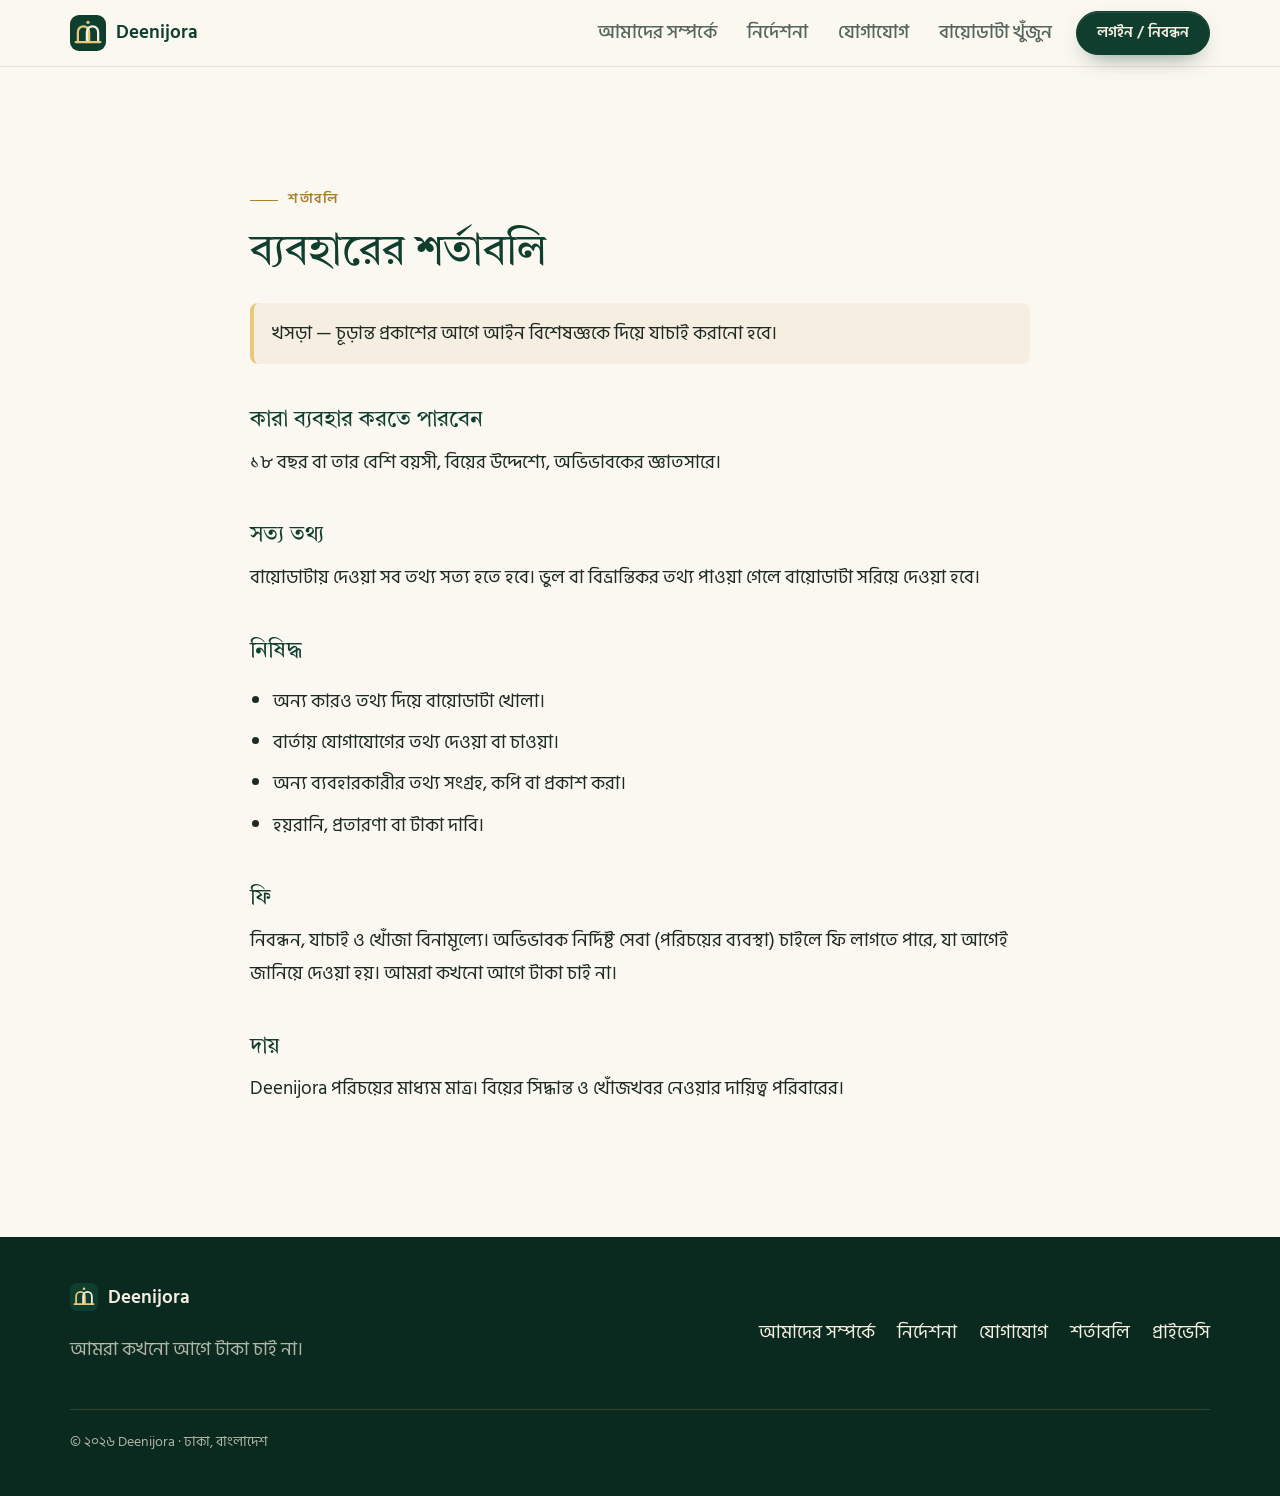
<file: terms.html>
<!doctype html>
<html lang="bn">
<head>
  <meta charset="utf-8">
  <meta name="viewport" content="width=device-width, initial-scale=1">
  <title>শর্তাবলি — Deenijora</title>
  <meta name="description" content="Deenijora ব্যবহারের শর্তাবলি।">
  <meta name="theme-color" content="#0f3d2e">
  <meta name="color-scheme" content="light dark">
  <link rel="canonical" href="https://deenijora.com/terms.html">
  <link rel="icon" href="images/logo.svg" type="image/svg+xml">
  <link rel="preconnect" href="https://fonts.googleapis.com">
  <link rel="preconnect" href="https://fonts.gstatic.com" crossorigin>
  <link rel="stylesheet" href="https://fonts.googleapis.com/css2?family=Hind+Siliguri:wght@400;500;600&family=Tiro+Bangla&display=swap">
  <link rel="stylesheet" href="css/style.css">
</head>
<body>
  <header class="site-header">
    <div class="wrap header-row">
      <a class="brand" href="index.html"><img src="images/logo.svg" alt="" width="36" height="36"><span>Deenijora</span></a>
      <nav aria-label="প্রধান মেনু" class="nav">
        <a href="about.html">আমাদের সম্পর্কে</a>
        <a href="guide.html">নির্দেশনা</a>
        <a href="contact.html">যোগাযোগ</a>
        <a href="app.html#/search">বায়োডাটা খুঁজুন</a>
      </nav>
      <a class="btn btn-sm" href="app.html#/edit">লগইন / নিবন্ধন</a>
    </div>
  </header>
  <main class="doc">
    <article class="wrap narrow">
      <p class="kicker">শর্তাবলি</p>
      <h1>ব্যবহারের শর্তাবলি</h1>
      <p class="note">খসড়া — চূড়ান্ত প্রকাশের আগে আইন বিশেষজ্ঞকে দিয়ে যাচাই করানো হবে।</p>
      <h2>কারা ব্যবহার করতে পারবেন</h2>
      <p>১৮ বছর বা তার বেশি বয়সী, বিয়ের উদ্দেশ্যে, অভিভাবকের জ্ঞাতসারে।</p>
      <h2>সত্য তথ্য</h2>
      <p>বায়োডাটায় দেওয়া সব তথ্য সত্য হতে হবে। ভুল বা বিভ্রান্তিকর তথ্য পাওয়া গেলে বায়োডাটা সরিয়ে দেওয়া হবে।</p>
      <h2>নিষিদ্ধ</h2>
      <ul>
        <li>অন্য কারও তথ্য দিয়ে বায়োডাটা খোলা।</li>
        <li>বার্তায় যোগাযোগের তথ্য দেওয়া বা চাওয়া।</li>
        <li>অন্য ব্যবহারকারীর তথ্য সংগ্রহ, কপি বা প্রকাশ করা।</li>
        <li>হয়রানি, প্রতারণা বা টাকা দাবি।</li>
      </ul>
      <h2>ফি</h2>
      <p>নিবন্ধন, যাচাই ও খোঁজা বিনামূল্যে। অভিভাবক নির্দিষ্ট সেবা (পরিচয়ের ব্যবস্থা) চাইলে ফি লাগতে পারে, যা আগেই জানিয়ে দেওয়া হয়। আমরা কখনো আগে টাকা চাই না।</p>
      <h2>দায়</h2>
      <p>Deenijora পরিচয়ের মাধ্যম মাত্র। বিয়ের সিদ্ধান্ত ও খোঁজখবর নেওয়ার দায়িত্ব পরিবারের।</p>
    </article>
  </main>
  <footer class="site-footer">
    <div class="wrap footer-row">
      <div>
        <a class="brand" href="index.html"><img src="images/logo.svg" alt="" width="28" height="28"><span>Deenijora</span></a>
        <p class="muted">আমরা কখনো আগে টাকা চাই না।</p>
      </div>
      <nav aria-label="ফুটার লিংক" class="footer-links">
        <a href="about.html">আমাদের সম্পর্কে</a>
        <a href="guide.html">নির্দেশনা</a>
        <a href="contact.html">যোগাযোগ</a>
        <a href="terms.html">শর্তাবলি</a>
        <a href="privacy.html">প্রাইভেসি</a>
      </nav>
    </div>
    <p class="wrap muted small">© ২০২৬ Deenijora · ঢাকা, বাংলাদেশ</p>
  </footer>
</body>
</html>
</file>
<file: css/style.css>
/* ---------- Tokens ---------- */
:root {
  --emerald: #0f3d2e;
  --emerald-2: #16533f;
  --gold: #a9802c;          /* text-safe gold on light bg */
  --gold-soft: #e9c77b;
  --cream: #f6efe1;

  --bg: #fbf8f1;
  --surface: #ffffff;
  --surface-2: #f6efe1;
  --ink: #1d2a24;
  --heading: #0f3d2e;
  --muted: #56655d;
  --line: #e6dcc6;
  --shadow: 0 24px 48px -24px rgba(15, 61, 46, .35);

  --font-body: "Hind Siliguri", system-ui, sans-serif;
  --font-display: "Tiro Bangla", "Hind Siliguri", serif;
  --font-ar: "Amiri", "Times New Roman", serif;

  --text-base: clamp(1.0625rem, 1rem + .25vw, 1.1875rem);
  --text-h1: clamp(2.1rem, 1.3rem + 3.6vw, 3.9rem);
  --text-h2: clamp(1.75rem, 1.3rem + 1.8vw, 2.7rem);
  --space-section: clamp(4.5rem, 3rem + 5vw, 8rem);
  --radius: 20px;
  --ease: cubic-bezier(.16, 1, .3, 1);
}

@media (prefers-color-scheme: dark) {
  :root {
    --bg: #0b1f18;
    --surface: #10291f;
    --surface-2: #143226;
    --ink: #e8e2d4;
    --heading: #f6efe1;
    --muted: #a9b5ae;
    --line: #23463a;
    --gold: #e9c77b;
    --shadow: 0 24px 48px -24px rgba(0, 0, 0, .6);
  }
}

/* ---------- Base ---------- */
*, *::before, *::after { box-sizing: border-box; }
html { scroll-behavior: smooth; scroll-padding-top: 80px; -webkit-text-size-adjust: 100%; }
@media (prefers-reduced-motion: reduce) {
  html { scroll-behavior: auto; }
  *, *::before, *::after { transition: none !important; animation: none !important; }
}
body {
  margin: 0;
  font-family: var(--font-body);
  font-size: var(--text-base);
  line-height: 1.75;
  color: var(--ink);
  background: var(--bg);
  -webkit-font-smoothing: antialiased;
  text-rendering: optimizeLegibility;
}
img, svg { display: block; max-width: 100%; }
h1, h2, h3 { font-family: var(--font-display); font-weight: 400; line-height: 1.3; margin: 0 0 .5em; color: var(--heading); text-wrap: balance; }
p { margin: 0 0 1em; text-wrap: pretty; }
a { color: inherit; }
::selection { background: var(--gold-soft); color: var(--emerald); }
:focus-visible { outline: 3px solid var(--gold-soft); outline-offset: 3px; border-radius: 8px; }

.wrap { width: min(1140px, 100% - 32px); margin-inline: auto; }
.narrow { width: min(780px, 100% - 32px); }
.center { text-align: center; justify-content: center; }
.muted { color: var(--muted); }
.muted a { color: var(--heading); text-underline-offset: 3px; }
.small { font-size: .875rem; }

.skip { position: absolute; left: -999px; top: 8px; background: var(--emerald); color: #fff; padding: 8px 14px; border-radius: 8px; z-index: 100; }
.skip:focus { left: 8px; }

/* ---------- Header ---------- */
.site-header {
  position: sticky; top: 0; z-index: 50;
  background: color-mix(in srgb, var(--bg) 82%, transparent);
  backdrop-filter: saturate(1.4) blur(14px);
  -webkit-backdrop-filter: saturate(1.4) blur(14px);
  border-bottom: 1px solid color-mix(in srgb, var(--line) 70%, transparent);
}
.header-row { display: flex; align-items: center; gap: 24px; min-height: 66px; }
.brand { display: inline-flex; align-items: center; gap: 10px; text-decoration: none; font-weight: 600; font-size: 1.2rem; color: var(--heading); }
.nav { display: none; gap: 30px; margin-left: auto; }
.nav a { text-decoration: none; color: var(--muted); font-weight: 500; position: relative; padding-block: 6px; }
.nav a::after { content: ""; position: absolute; left: 0; right: 0; bottom: 0; height: 2px; background: var(--gold-soft); transform: scaleX(0); transform-origin: left; transition: transform .35s var(--ease); }
.nav a:hover { color: var(--heading); }
.nav a:hover::after { transform: scaleX(1); }
.header-row .btn-sm { margin-left: auto; }
@media (min-width: 880px) {
  .nav { display: flex; }
  .header-row .btn-sm { margin-left: 0; }
}

/* ---------- Buttons ---------- */
.btn {
  display: inline-flex; align-items: center; justify-content: center; gap: 10px;
  min-height: 52px; padding: 12px 26px;
  border-radius: 999px; border: 1.5px solid var(--emerald);
  background: var(--emerald); color: var(--cream);
  font: 600 1.05rem/1.2 var(--font-body); text-decoration: none;
  box-shadow: 0 10px 24px -12px rgba(15, 61, 46, .7), inset 0 1px 0 rgba(255, 255, 255, .12);
  transition: transform .25s var(--ease), box-shadow .25s var(--ease), background-color .25s, color .25s;
  -webkit-tap-highlight-color: transparent;
}
.btn:hover { transform: translateY(-2px); background: var(--emerald-2); box-shadow: 0 18px 32px -14px rgba(15, 61, 46, .75); }
.btn:active { transform: translateY(0) scale(.98); }
.btn span { transition: transform .25s var(--ease); }
.btn:hover span { transform: translateX(4px); }
.btn-ghost { background: transparent; color: var(--heading); border-color: var(--heading); box-shadow: none; }
.btn-ghost:hover { background: var(--emerald); border-color: var(--emerald); color: var(--cream); }
.btn-gold { background: var(--gold-soft); border-color: var(--gold-soft); color: var(--emerald); }
.btn-gold:hover { background: #f2d590; }
.btn-ghost-light { background: transparent; border-color: rgba(246, 239, 225, .5); color: var(--cream); box-shadow: none; }
.btn-ghost-light:hover { background: rgba(246, 239, 225, .1); border-color: var(--cream); }
.btn-sm { min-height: 44px; padding: 8px 20px; font-size: .95rem; }
@media (prefers-color-scheme: dark) {
  .btn { border-color: var(--gold-soft); }
  .btn:not(.btn-ghost):not(.btn-ghost-light) { background: var(--gold-soft); color: var(--emerald); }
  .btn:not(.btn-ghost):not(.btn-ghost-light):hover { background: #f2d590; }
  .btn-ghost { color: var(--gold-soft); border-color: var(--gold-soft); }
  .btn-ghost:hover { background: var(--gold-soft); color: var(--emerald); }
}

/* ---------- Hero ---------- */
.hero {
  position: relative; overflow: hidden;
  padding: clamp(2.5rem, 2rem + 4vw, 5.5rem) 0 clamp(4rem, 3rem + 4vw, 6.5rem);
  background:
    radial-gradient(60rem 30rem at 90% -10%, rgba(233, 199, 123, .3), transparent 60%),
    radial-gradient(40rem 30rem at -10% 110%, rgba(15, 61, 46, .1), transparent 60%);
}
.hero::after { /* subtle grain */
  content: ""; position: absolute; inset: 0; pointer-events: none; opacity: .35; mix-blend-mode: multiply;
  background-image: url("data:image/svg+xml,%3Csvg xmlns='http://www.w3.org/2000/svg' width='160' height='160'%3E%3Cfilter id='n'%3E%3CfeTurbulence type='fractalNoise' baseFrequency='.9' numOctaves='2' stitchTiles='stitch'/%3E%3CfeColorMatrix values='0 0 0 0 0 0 0 0 0 0 0 0 0 0 0 0 0 0 .06 0'/%3E%3C/filter%3E%3Crect width='100%25' height='100%25' filter='url(%23n)'/%3E%3C/svg%3E");
}
.hero-grid { position: relative; z-index: 1; display: grid; gap: 56px; align-items: center; }
.eyebrow { font-family: var(--font-ar); font-size: 1.35rem; color: var(--gold); margin-bottom: .6rem; }
.hero h1 { font-size: var(--text-h1); letter-spacing: -.01em; }
.hero h1 em { font-style: normal; background: linear-gradient(transparent 62%, rgba(233, 199, 123, .6) 62%); padding-inline: .1em; -webkit-box-decoration-break: clone; box-decoration-break: clone; }
@media (prefers-color-scheme: dark) { .hero h1 em { background: none; color: var(--gold-soft); } }
.lead { font-size: clamp(1.1rem, 1rem + .4vw, 1.3rem); color: var(--muted); max-width: 38ch; }
.cta-row { display: flex; flex-wrap: wrap; gap: 12px; margin-top: 28px; }
.cta-row .btn { flex: 1 1 220px; }
@media (min-width: 560px) { .cta-row .btn { flex: 0 0 auto; } }
.trust { list-style: none; padding: 0; margin: 28px 0 0; display: flex; flex-wrap: wrap; gap: 8px 22px; color: var(--muted); font-size: .95rem; }
.trust li { display: inline-flex; align-items: center; gap: 8px; }
.trust li::before { content: ""; width: 7px; height: 7px; transform: rotate(45deg); background: var(--gold-soft); outline: 1px solid var(--gold); outline-offset: 1px; }

.hero-copy > * { animation: rise .9s var(--ease) both; }
.hero-copy > :nth-child(2) { animation-delay: .06s; }
.hero-copy > :nth-child(3) { animation-delay: .12s; }
.hero-copy > :nth-child(4) { animation-delay: .18s; }
.hero-copy > :nth-child(5) { animation-delay: .24s; }
@keyframes rise { from { opacity: 0; transform: translateY(18px); } }

.hero-visual { position: relative; justify-self: center; width: min(340px, 78%); margin-bottom: 40px; animation: rise 1.1s .15s var(--ease) both; }
.arch { filter: drop-shadow(0 30px 40px rgba(15, 61, 46, .28)); }
.profile-card {
  position: absolute; left: -14%; right: -10%; bottom: -36px;
  padding: 18px 18px 14px; border-radius: 18px;
  background: color-mix(in srgb, var(--surface) 92%, transparent);
  backdrop-filter: blur(12px); -webkit-backdrop-filter: blur(12px);
  border: 1px solid var(--line); box-shadow: var(--shadow);
  animation: float 6s ease-in-out infinite;
}
@keyframes float { 50% { transform: translateY(-6px); } }
.pc-head { display: flex; align-items: center; gap: 12px; padding-bottom: 12px; border-bottom: 1px dashed var(--line); }
.avatar { flex: none; width: 44px; height: 44px; border-radius: 12px; display: grid; place-items: center; background: linear-gradient(135deg, var(--surface-2), var(--line)); }
.avatar svg { width: 24px; fill: none; stroke: var(--muted); stroke-width: 1.6; filter: blur(.4px); }
.pc-title { margin: 0; font-weight: 600; color: var(--heading); line-height: 1.3; }
.pc-sub { margin: 0; font-size: .85rem; color: var(--muted); line-height: 1.3; }
.pc-tag { margin-left: auto; font-size: .72rem; font-weight: 600; padding: 3px 10px; border-radius: 999px; color: var(--gold); border: 1px solid currentColor; }
.pc-checks { list-style: none; margin: 10px 0 0; padding: 0; font-size: .9rem; }
.pc-checks li { display: flex; align-items: center; gap: 8px; padding: 3px 0; color: var(--ink); }
.pc-checks svg { flex: none; width: 18px; height: 18px; padding: 3px; border-radius: 50%; background: #1f8a5b; fill: none; stroke: #fff; stroke-width: 3; stroke-linecap: round; stroke-linejoin: round; }
.pc-checks .pending { color: var(--muted); }
.pc-checks .pending svg { background: transparent; stroke: var(--gold); stroke-width: 2; padding: 0; }
.chip {
  position: absolute; top: 18%; right: -12%;
  display: inline-flex; align-items: center; gap: 8px;
  padding: 8px 14px; border-radius: 999px; font-size: .8rem; font-weight: 600;
  background: var(--emerald); color: var(--cream); box-shadow: var(--shadow);
  border: 1px solid rgba(233, 199, 123, .4);
  animation: float 7s 1s ease-in-out infinite;
}
.chip svg { width: 16px; fill: none; stroke: var(--gold-soft); stroke-width: 2; }
@media (max-width: 420px) { .chip { right: -4%; top: 8%; font-size: .74rem; } .profile-card { left: -8%; right: -8%; } }
@media (min-width: 940px) {
  .hero-grid { grid-template-columns: 1.2fr 1fr; }
  .hero-visual { width: 100%; max-width: 380px; justify-self: end; margin-right: 6%; }
}

/* ---------- Fact strip ---------- */
.facts { border-block: 1px solid var(--line); background: var(--surface); }
.facts-row { display: grid; grid-template-columns: repeat(2, 1fr); }
.facts p { margin: 0; padding: 20px 12px; text-align: center; color: var(--muted); font-size: .95rem; line-height: 1.4; }
.facts strong { display: block; font-family: var(--font-display); font-weight: 400; font-size: 2rem; color: var(--heading); line-height: 1.2; }
.facts p:nth-child(odd) { border-right: 1px solid var(--line); }
.facts p:nth-child(-n+2) { border-bottom: 1px solid var(--line); }
@media (min-width: 760px) {
  .facts-row { grid-template-columns: repeat(4, 1fr); }
  .facts p { border: 0 !important; border-right: 1px solid var(--line) !important; padding: 28px 12px; }
  .facts p:last-child { border-right: 0 !important; }
}

/* ---------- Sections ---------- */
.section { padding: var(--space-section) 0; }
.section-head h2 { font-size: var(--text-h2); max-width: 20ch; }
.kicker { display: inline-flex; align-items: center; gap: 10px; font-weight: 600; font-size: .85rem; letter-spacing: .12em; color: var(--gold); margin-bottom: .8rem; }
.kicker::before { content: ""; width: 28px; height: 1.5px; background: currentColor; }

/* reveal (only when JS opted in) */
.js-reveal .reveal { opacity: 0; transform: translateY(22px); transition: opacity .8s var(--ease), transform .8s var(--ease); }
.js-reveal .reveal.in { opacity: 1; transform: none; }
.js-reveal .steps .reveal:nth-child(2), .js-reveal .cards .reveal:nth-child(2) { transition-delay: .08s; }
.js-reveal .steps .reveal:nth-child(3), .js-reveal .cards .reveal:nth-child(3) { transition-delay: .16s; }

/* ---------- Steps ---------- */
.steps { list-style: none; padding: 0; margin: 44px 0 0; display: grid; gap: 18px; position: relative; }
.steps li { position: relative; padding: 26px 24px 24px 90px; background: var(--surface); border: 1px solid var(--line); border-radius: var(--radius); transition: border-color .3s, box-shadow .3s var(--ease), translate .3s var(--ease); }
.steps li:hover { border-color: var(--gold-soft); box-shadow: var(--shadow); translate: 0 -4px; }
.steps h3 { font-size: 1.35rem; margin-bottom: .25em; }
.steps p { margin: 0; color: var(--muted); }
.num { position: absolute; left: 22px; top: 24px; width: 50px; height: 50px; display: grid; place-items: center; font-family: var(--font-display); font-size: 1.5rem; color: var(--cream); background: var(--emerald); border-radius: 16px 16px 16px 4px; box-shadow: inset 0 0 0 1px rgba(233, 199, 123, .5); }
@media (min-width: 880px) {
  .steps { grid-template-columns: repeat(3, 1fr); gap: 24px; }
  .steps::before { content: ""; position: absolute; top: 53px; left: 8%; right: 8%; border-top: 2px dashed var(--line); }
  .steps li { padding: 92px 28px 32px; }
  .steps li:nth-child(2) { margin-top: 32px; }
  .num { left: 28px; top: 28px; }
}

/* ---------- Ayah ---------- */
.ayah { padding: clamp(3.5rem, 2.5rem + 4vw, 6rem) 0; background: var(--surface-2); text-align: center; position: relative; }
.ayah::before, .ayah::after { content: ""; position: absolute; left: 0; right: 0; height: 14px; background: url("data:image/svg+xml,%3Csvg xmlns='http://www.w3.org/2000/svg' width='28' height='14'%3E%3Cpath d='M0 14 14 0 28 14' fill='none' stroke='%23c9a24d' stroke-opacity='.45'/%3E%3C/svg%3E") repeat-x; }
.ayah::before { top: 0; }
.ayah::after { bottom: 0; transform: scaleY(-1); }
.ayah figure { margin-inline: auto; }
.ayah blockquote { margin: 0; }
.ayah .ar { font-family: var(--font-ar); font-size: clamp(1.5rem, 1.1rem + 1.8vw, 2.3rem); line-height: 2; color: var(--heading); direction: rtl; margin-bottom: .6em; }
.ayah .bn { font-family: var(--font-display); font-size: clamp(1.05rem, 1rem + .4vw, 1.25rem); color: var(--muted); max-width: 52ch; margin-inline: auto; }
.ayah figcaption { font-size: .9rem; font-weight: 600; color: var(--gold); letter-spacing: .04em; }

/* ---------- Compare ---------- */
.compare { display: grid; gap: 16px; margin-top: 40px; }
.compare .col { border-radius: var(--radius); padding: 28px 26px; }
.compare h3 { font-size: 1.3rem; margin-bottom: .8em; }
.compare ul { list-style: none; margin: 0; padding: 0; display: grid; gap: 12px; }
.compare li { position: relative; padding-left: 34px; }
.compare li::before { content: ""; position: absolute; left: 0; top: .3em; width: 22px; height: 22px; border-radius: 50%; background-position: center; background-repeat: no-repeat; }
.col-them { background: var(--surface); border: 1px solid var(--line); color: var(--muted); }
.col-them h3 { color: var(--muted); }
.col-them li::before { background-color: rgba(176, 72, 60, .12); background-image: url("data:image/svg+xml,%3Csvg xmlns='http://www.w3.org/2000/svg' viewBox='0 0 24 24' width='12' height='12'%3E%3Cpath d='M6 6l12 12M18 6 6 18' stroke='%23b0483c' stroke-width='3' stroke-linecap='round'/%3E%3C/svg%3E"); }
.col-us { background: var(--emerald); color: var(--cream); box-shadow: var(--shadow); position: relative; overflow: hidden; }
.col-us::after { content: ""; position: absolute; right: -60px; top: -60px; width: 200px; height: 200px; border-radius: 50%; border: 1px solid rgba(233, 199, 123, .25); box-shadow: 0 0 0 30px rgba(233, 199, 123, .04); }
.col-us h3 { color: var(--gold-soft); }
.col-us li::before { background-color: var(--gold-soft); background-image: url("data:image/svg+xml,%3Csvg xmlns='http://www.w3.org/2000/svg' viewBox='0 0 24 24' width='13' height='13'%3E%3Cpath d='M5 12l5 5 9-10' fill='none' stroke='%230f3d2e' stroke-width='3.2' stroke-linecap='round' stroke-linejoin='round'/%3E%3C/svg%3E"); }
@media (prefers-color-scheme: dark) { .col-us { background: var(--surface-2); border: 1px solid rgba(233, 199, 123, .35); } }
@media (min-width: 820px) {
  .compare { grid-template-columns: 1fr 1.15fr; align-items: center; }
  .col-them { padding: 30px 30px; }
  .col-us { padding: 40px 36px; }
}

/* ---------- Promise ---------- */
.section-dark {
  background:
    url("data:image/svg+xml,%3Csvg xmlns='http://www.w3.org/2000/svg' width='48' height='48'%3E%3Cpath d='M24 0 48 24 24 48 0 24Z M24 10 38 24 24 38 10 24Z' fill='none' stroke='%23e9c77b' stroke-opacity='.08'/%3E%3C/svg%3E"),
    var(--emerald);
  color: var(--cream);
}
@media (prefers-color-scheme: dark) { .section-dark { background-color: #071610; } }
.section-dark h2 { color: var(--cream); }
.section-dark .kicker { color: var(--gold-soft); }
.cards { display: grid; gap: 16px; margin-top: 44px; }
.card { padding: 30px 26px; border-radius: var(--radius); background: rgba(255, 255, 255, .045); border: 1px solid rgba(233, 199, 123, .18); transition: background-color .3s, border-color .3s, translate .3s var(--ease); }
.card:hover { background: rgba(255, 255, 255, .08); border-color: rgba(233, 199, 123, .45); translate: 0 -4px; }
.card svg { width: 48px; height: 48px; padding: 10px; border-radius: 14px; background: rgba(233, 199, 123, .14); fill: none; stroke: var(--gold-soft); stroke-width: 1.6; stroke-linecap: round; stroke-linejoin: round; margin-bottom: 20px; }
.card h3 { font-size: 1.35rem; color: var(--gold-soft); margin-bottom: .3em; }
.card p { margin: 0; color: rgba(246, 239, 225, .82); }
@media (min-width: 880px) {
  .cards { grid-template-columns: 1.25fr 1fr; grid-template-rows: auto auto; }
  .card:first-child { grid-row: span 2; display: flex; flex-direction: column; justify-content: flex-end; background: linear-gradient(160deg, rgba(233, 199, 123, .16), rgba(233, 199, 123, .03)); padding: 40px 36px; }
  .card:first-child h3 { font-size: 1.9rem; }
  .card:first-child svg { width: 64px; height: 64px; padding: 14px; margin-bottom: auto; }
}

/* ---------- FAQ ---------- */
.faq-grid { display: grid; gap: 28px; }
@media (min-width: 880px) { .faq-grid { grid-template-columns: .8fr 1.2fr; gap: 64px; } .faq-grid .section-head { position: sticky; top: 110px; align-self: start; } }
.faq { border-top: 1px solid var(--line); }
.faq details { border-bottom: 1px solid var(--line); }
.faq summary { list-style: none; cursor: pointer; padding: 22px 52px 22px 0; position: relative; font-weight: 600; font-size: 1.12rem; color: var(--heading); transition: color .2s; }
.faq summary::-webkit-details-marker { display: none; }
.faq summary::after { content: "+"; position: absolute; right: 2px; top: 50%; translate: 0 -50%; width: 36px; height: 36px; display: grid; place-items: center; border-radius: 50%; border: 1px solid var(--line); font-weight: 400; font-size: 1.35rem; color: var(--gold); transition: rotate .35s var(--ease), background-color .3s, border-color .3s; }
.faq details[open] summary::after { rotate: 45deg; background: var(--surface-2); border-color: var(--gold-soft); }
.faq summary:hover::after { border-color: var(--gold-soft); }
.faq details p { margin: 0 0 24px; color: var(--muted); max-width: 60ch; }
@supports selector(::details-content) {
  .faq details::details-content { block-size: 0; overflow: clip; transition: block-size .4s var(--ease), content-visibility .4s allow-discrete; }
  .faq details[open]::details-content { block-size: auto; }
  :root { interpolate-size: allow-keywords; }
}

/* ---------- Final CTA ---------- */
.final { padding: 0 0 var(--space-section); }
.final-card {
  position: relative; overflow: hidden; text-align: center;
  padding: clamp(3rem, 2rem + 4vw, 5rem) clamp(1.25rem, 1rem + 3vw, 4rem);
  border-radius: 28px; color: var(--cream);
  background:
    radial-gradient(40rem 20rem at 50% 130%, rgba(233, 199, 123, .35), transparent 60%),
    url("data:image/svg+xml,%3Csvg xmlns='http://www.w3.org/2000/svg' width='48' height='48'%3E%3Cpath d='M24 0 48 24 24 48 0 24Z' fill='none' stroke='%23e9c77b' stroke-opacity='.1'/%3E%3C/svg%3E"),
    var(--emerald);
  box-shadow: var(--shadow);
}
.final-card h2 { font-size: var(--text-h2); color: var(--cream); }
.final-card p { color: rgba(246, 239, 225, .82); max-width: 44ch; margin-inline: auto; }
.final-card .btn-gold { border-color: var(--gold-soft); }

/* ---------- Footer ---------- */
.site-footer { background: #0a2a1f; color: var(--cream); padding: 44px 0 28px; }
.site-footer .brand { color: var(--cream); }
.site-footer .muted { color: rgba(246, 239, 225, .7); margin-top: 10px; }
.footer-row { display: flex; flex-wrap: wrap; justify-content: space-between; gap: 24px; padding-bottom: 24px; margin-bottom: 20px; border-bottom: 1px solid rgba(233, 199, 123, .18); }
.footer-links { display: flex; flex-wrap: wrap; gap: 4px 22px; align-items: center; }
.footer-links a { text-decoration: none; min-height: 44px; display: inline-flex; align-items: center; }
.footer-links a:hover { color: var(--gold-soft); }

/* ---------- Mobile bar / WhatsApp float ---------- */
.mobile-bar {
  position: fixed; left: 0; right: 0; bottom: 0; z-index: 60;
  display: flex; gap: 10px; padding: 10px 16px calc(10px + env(safe-area-inset-bottom));
  background: color-mix(in srgb, var(--bg) 88%, transparent);
  backdrop-filter: blur(14px); -webkit-backdrop-filter: blur(14px);
  border-top: 1px solid var(--line);
}
.mobile-bar .btn { flex: 1; }
.mobile-bar .btn-wa { flex: 0 0 52px; padding: 0; background: #1f8a5b; border-color: #1f8a5b; color: #fff; }
body:has(.mobile-bar) { padding-bottom: 76px; }
.wa-float { display: none; }
@media (min-width: 880px) {
  .mobile-bar { display: none; }
  body:has(.mobile-bar) { padding-bottom: 0; }
  .wa-float {
    position: fixed; right: 24px; bottom: 24px; z-index: 60;
    display: grid; place-items: center; width: 60px; height: 60px; border-radius: 50%;
    background: #1f8a5b; color: #fff; box-shadow: 0 14px 30px -10px rgba(31, 138, 91, .7);
    transition: transform .25s var(--ease);
  }
  .wa-float:hover { transform: scale(1.08) rotate(-6deg); }
  .wa-float::before { content: ""; position: absolute; inset: 0; border-radius: 50%; border: 2px solid #1f8a5b; animation: ping 2.4s var(--ease) infinite; }
}
@keyframes ping { 0% { transform: scale(1); opacity: .7; } 80%, 100% { transform: scale(1.6); opacity: 0; } }

/* ---------- Privacy page ---------- */
.doc { padding: var(--space-section) 0; }
.doc h1 { font-size: var(--text-h2); }
.doc h2 { font-size: 1.35rem; margin-top: 2em; }
.note { background: var(--surface-2); border-left: 4px solid var(--gold-soft); padding: 14px 18px; border-radius: 8px; }
.doc ~ .site-footer, .doc + .site-footer { margin-top: 0; }
.doc ul { padding-left: 1.2em; display: grid; gap: 8px; }
.doc .lead { max-width: 60ch; }
.doc a:not(.btn) { color: var(--heading); text-underline-offset: 3px; }
</file>
